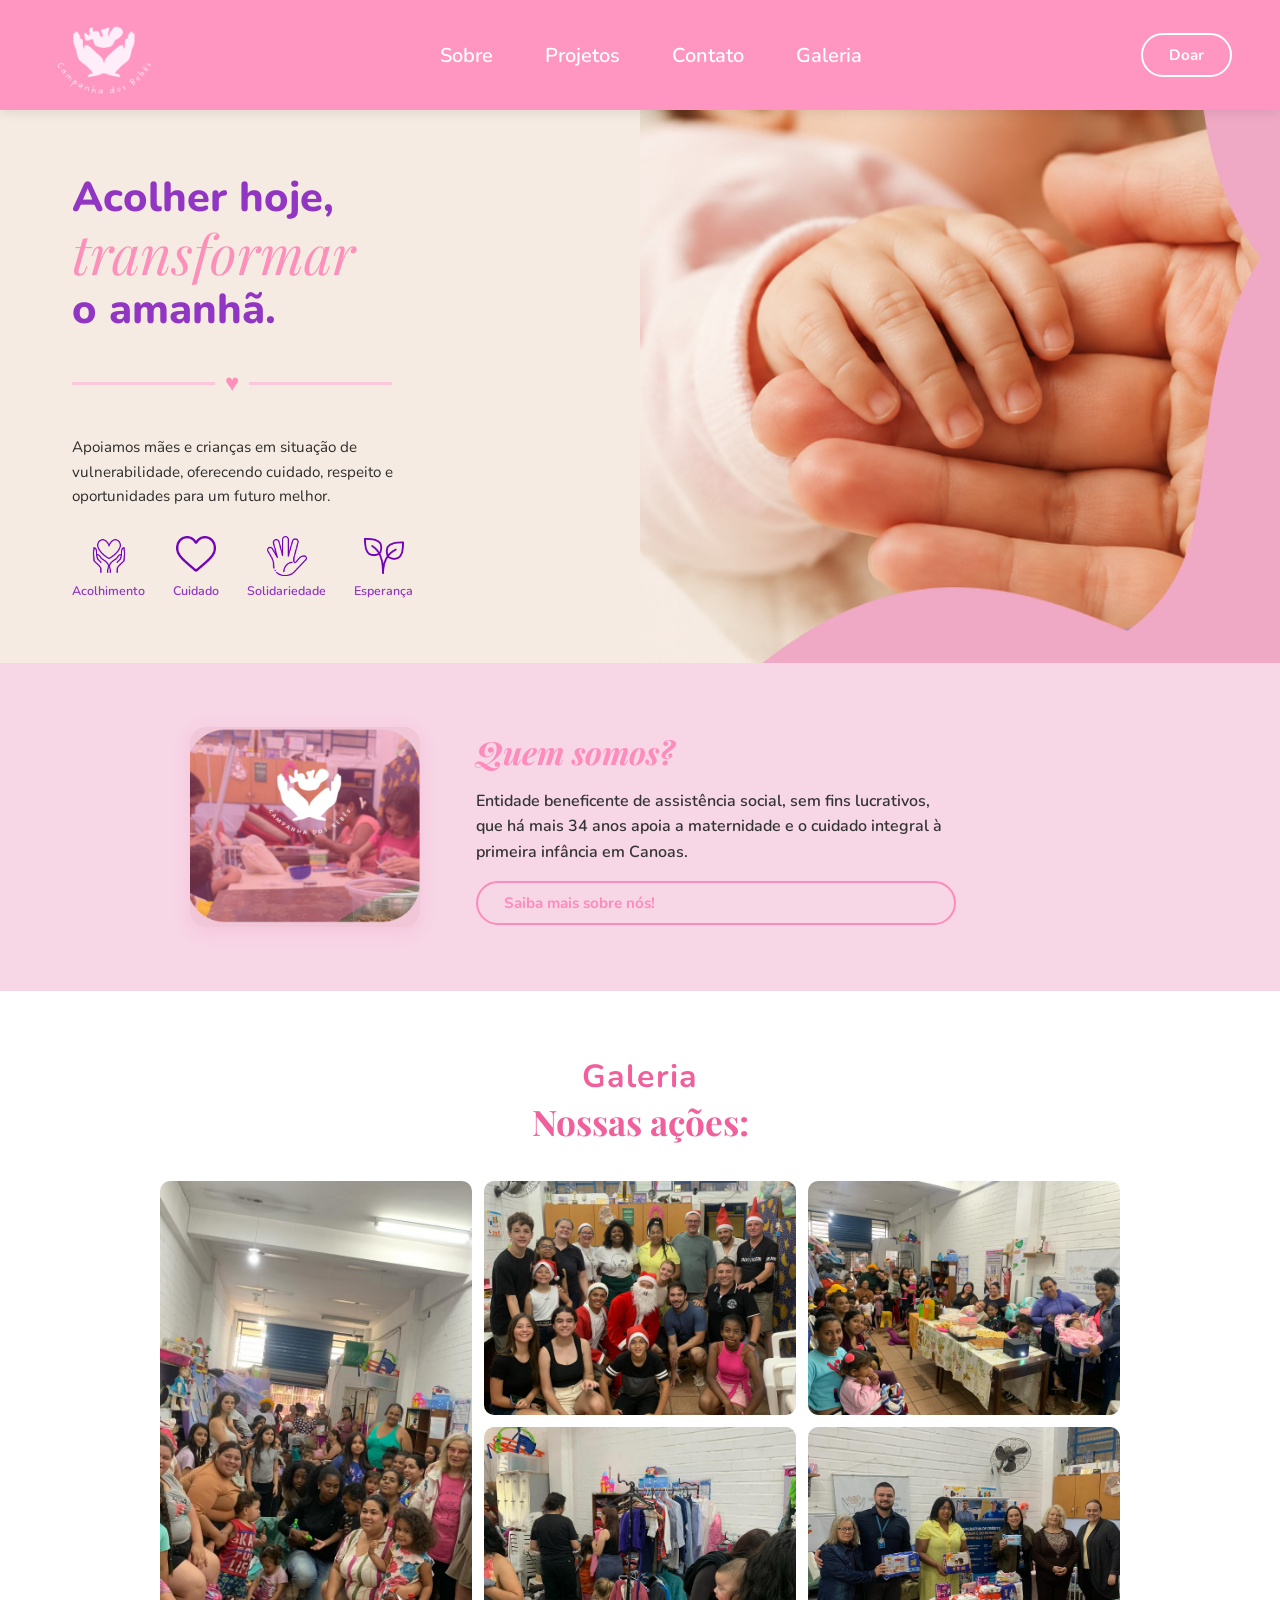
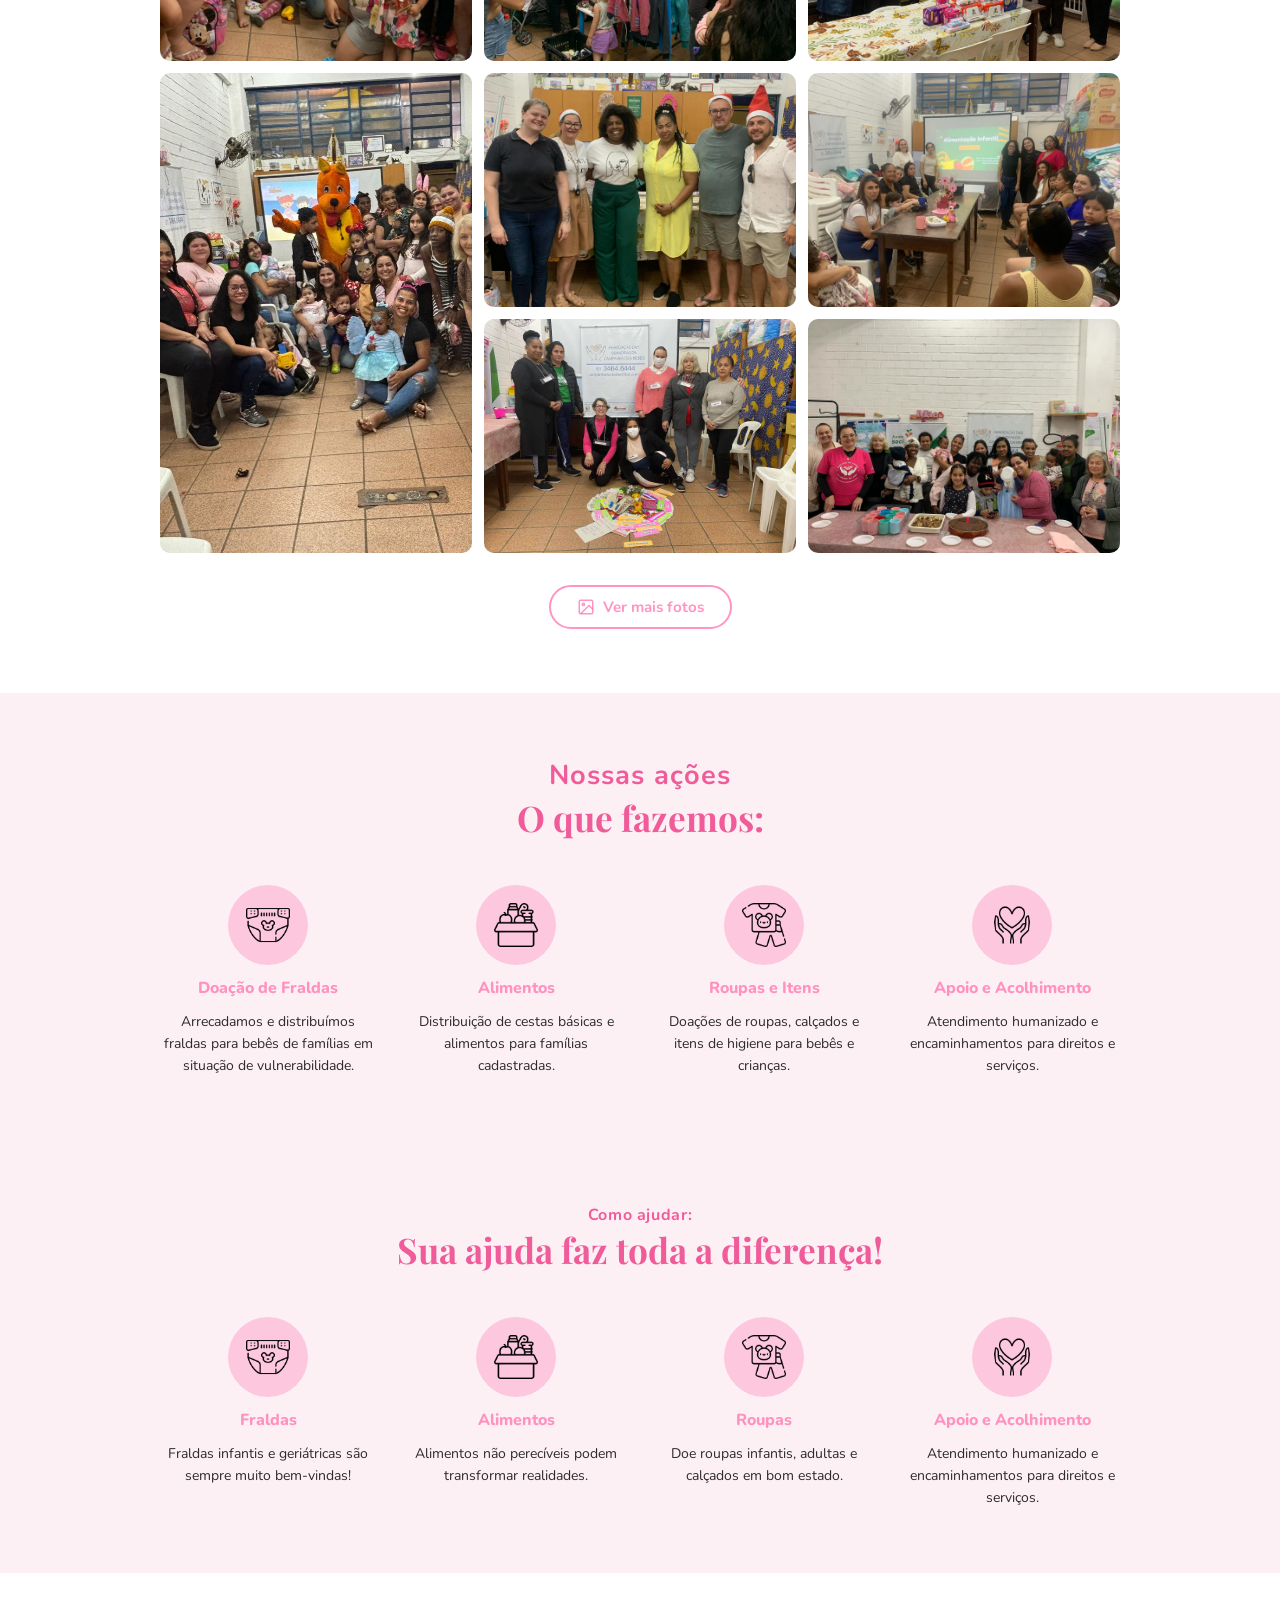
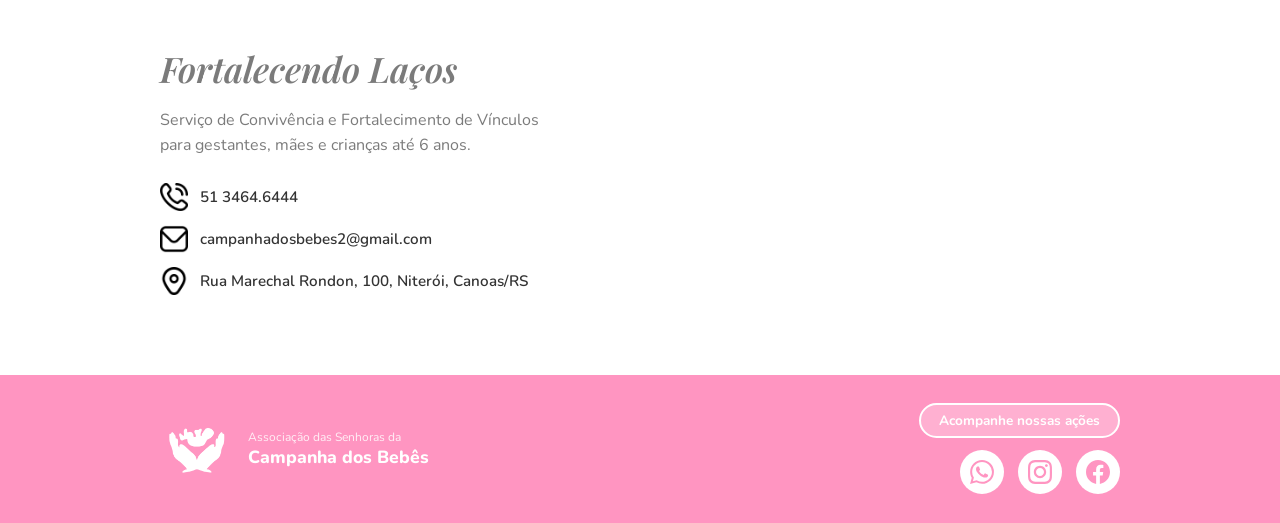
<file: index.html>
<!DOCTYPE html>
<html lang="pt-BR">
<head>
  <meta charset="UTF-8" />
  <meta name="viewport" content="width=device-width, initial-scale=1.0" />
  <title>Campanha dos Bebês</title>
  <link rel="stylesheet" href="style.css" />
  <link href="https://fonts.googleapis.com/css2?family=Moontime&family=Nunito:ital,wght@0,400;0,600;0,700;0,800;1,700&family=Playfair+Display:ital,wght@0,700;1,600&display=swap" rel="stylesheet" />
</head>
<body>

  <!-- ===== NAVBAR ===== -->
  <header class="navbar">
    <div class="navbar__logo">
      <a href="index.html">
        <img src="images/logo.png" alt="Logo Campanha dos Bebês" class="navbar__logo-img" />
      </a>
      </div>
    <nav class="navbar__links">
      <a href="sobre.html">Sobre</a>
      <a href="projetos.html">Projetos</a>
      <a href="contato.html">Contato</a>
      <a href="galeria.html">Galeria</a>
    </nav>
    <a href="doar.html" class="btn btn--outline-white">Doar</a>
    <button class="navbar__hamburger" aria-label="Abrir menu" id="hamburger">
      <span></span><span></span><span></span>
    </button>
  </header>

  <!-- ===== HERO ===== -->
  <section class="hero">
    <div class="hero__content">
      <h1 class="hero__title">
        Acolher hoje,<br />
        <em>transformar</em><br />
        o amanhã.
      </h1>
      <div class="hero__divider">
        <span class="hero__divider-heart">♥</span>
      </div>
      <p class="hero__desc">
        Apoiamos mães e crianças em situação de vulnerabilidade, oferecendo cuidado, respeito e oportunidades para um futuro melhor.
      </p>
      <div class="hero__values">
        <div class="hero__value">
          <img src="images/icone-acolhimento.png" alt="Acolhimento" />
          <span>Acolhimento</span>
        </div>
        <div class="hero__value">
          <img src="images/icone-cuidado.png" alt="Cuidado" />
          <span>Cuidado</span>
        </div>
        <div class="hero__value">
          <img src="images/icone-solidariedade.png" alt="Solidariedade" />
          <span>Solidariedade</span>
        </div>
        <div class="hero__value">
          <img src="images/icone-esperanca.png" alt="Esperança" />
          <span>Esperança</span>
        </div>
      </div>
    </div>
    <div class="hero__image">
      <!-- Substitua por sua imagem de mãos/bebê -->
      <img src="images/hero-foto.jpg" alt="Mãos acolhendo" />
    </div>
  </section>

  <!-- ===== QUEM SOMOS ===== -->
  <section class="quem-somos" id="sobre">
    <div class="quem-somos__inner">
      <div class="quem-somos__foto">
        <!-- Substitua pela foto da instituição -->
        <img src="images/quem-somos-foto.jpg" alt="Foto da instituição" />
      </div>
      <div class="quem-somos__texto">
        <h2>Quem somos?</h2>
        <p>
          Entidade beneficente de assistência social, sem fins lucrativos, que há mais 34 anos apoia a maternidade e o cuidado integral à primeira infância em Canoas.
        </p>
        <a href="sobre.html" class="btn btn--pink-outline">Saiba mais sobre nós!</a>
      </div>
    </div>
  </section>

  <!-- ===== GALERIA ===== -->
  <section class="galeria" id="galeria">
    <p class="galeria__label">Galeria</p>
    <h2 class="galeria__titulo">Nossas ações:</h2>

    <div class="galeria__grid">
      <!--
        Substitua cada <img> pela sua foto.
        As classes "galeria__item--tall" deixam a foto maior (linha da esquerda).
        Você pode adicionar ou remover itens conforme necessário.
      -->
      <div class="galeria__item galeria__item--tall">
        <img src="images/galeria-1.jpg" alt="Ação 1" />
      </div>
      <div class="galeria__item">
        <img src="images/galeria-2.jpg" alt="Ação 2" />
      </div>
      <div class="galeria__item">
        <img src="images/galeria-3.jpg" alt="Ação 3" />
      </div>
      <div class="galeria__item">
        <img src="images/galeria-4.jpg" alt="Ação 4" />
      </div>
      <div class="galeria__item">
        <img src="images/galeria-5.jpg" alt="Ação 5" />
      </div>
      <div class="galeria__item galeria__item--tall">
        <img src="images/galeria-6.jpg" alt="Ação 6" />
      </div>
      <div class="galeria__item">
        <img src="images/galeria-7.jpg" alt="Ação 7" />
      </div>
      <div class="galeria__item">
        <img src="images/galeria-8.jpg" alt="Ação 8" />
      </div>
      <div class="galeria__item">
        <img src="images/galeria-9.jpg" alt="Ação 9" />
      </div>
      <div class="galeria__item">
        <img src="images/galeria-10.jpg" alt="Ação 10" />
      </div>
    </div>

    <div class="galeria__btn-wrap">
      <a href="galeria.html" class="btn btn--pink-outline btn--icon">
        <svg viewBox="0 0 24 24" fill="none" stroke="currentColor" stroke-width="2" width="18" height="18"><rect x="3" y="3" width="18" height="18" rx="2"/><circle cx="8.5" cy="8.5" r="1.5"/><path d="M21 15l-5-5L5 21"/></svg>
        Ver mais fotos
      </a>
    </div>
  </section>

  <!-- ===== NOSSAS AÇÕES / O QUE FAZEMOS ===== -->
  <section class="acoes" id="projetos">
    <p class="acoes__label">Nossas ações</p>
    <h2 class="acoes__titulo">O que fazemos:</h2>

    <div class="acoes__grid">
      <div class="acoes__card">
        <div class="acoes__icone">
          <img src="images/icone-fralda.png" alt="Fraldas" />
        </div>
        <h3>Doação de Fraldas</h3>
        <p>Arrecadamos e distribuímos fraldas para bebês de famílias em situação de vulnerabilidade.</p>
      </div>
      <div class="acoes__card">
        <div class="acoes__icone">
          <img src="images/icone-alimento.png" alt="Alimentos" />
        </div>
        <h3>Alimentos</h3>
        <p>Distribuição de cestas básicas e alimentos para famílias cadastradas.</p>
      </div>
      <div class="acoes__card">
        <div class="acoes__icone">
          <img src="images/icone-roupa.png" alt="Roupas" />
        </div>
        <h3>Roupas e Itens</h3>
        <p>Doações de roupas, calçados e itens de higiene para bebês e crianças.</p>
      </div>
      <div class="acoes__card">
        <div class="acoes__icone">
          <img src="images/icone-apoio.png" alt="Apoio" />
        </div>
        <h3>Apoio e Acolhimento</h3>
        <p>Atendimento humanizado e encaminhamentos para direitos e serviços.</p>
      </div>
    </div>
  </section>

  <!-- ===== COMO AJUDAR ===== -->
  <section class="ajudar">
    <p class="ajudar__label">Como ajudar:</p>
    <h2 class="ajudar__titulo">Sua ajuda faz toda a diferença!</h2>

    <div class="ajudar__grid">
      <div class="ajudar__card">
        <div class="ajudar__icone">
          <img src="images/icone-fralda.png" alt="Fraldas" />
        </div>
        <h3>Fraldas</h3>
        <p>Fraldas infantis e geriátricas são sempre muito bem-vindas!</p>
      </div>
      <div class="ajudar__card">
        <div class="ajudar__icone">
          <img src="images/icone-alimento.png" alt="Alimentos" />
        </div>
        <h3>Alimentos</h3>
        <p>Alimentos não perecíveis podem transformar realidades.</p>
      </div>
      <div class="ajudar__card">
        <div class="ajudar__icone">
          <img src="images/icone-roupa.png" alt="Roupas" />
        </div>
        <h3>Roupas</h3>
        <p>Doe roupas infantis, adultas e calçados em bom estado.</p>
      </div>
      <div class="ajudar__card">
        <div class="ajudar__icone">
          <img src="images/icone-apoio.png" alt="Apoio" />
        </div>
        <h3>Apoio e Acolhimento</h3>
        <p>Atendimento humanizado e encaminhamentos para direitos e serviços.</p>
      </div>
    </div>
  </section>

  <!-- ===== CONTATO ===== -->
  <section class="contato" id="contato">
    <div class="contato__inner">
      <div class="contato__texto">
        <h2 class="contato__titulo-script">Fortalecendo Laços</h2>
        <p class="contato__subtitulo">
          Serviço de Convivência e Fortalecimento de Vínculos<br />
          para gestantes, mães e crianças até 6 anos.
        </p>
        <ul class="contato__lista">
          <li>
            <img src="images/icone-whatsapp-pink.png" alt="WhatsApp" />
            51 3464.6444
          </li>
          <li>
            <img src="images/icone-email-pink.png" alt="E-mail" />
            campanhadosbebes2@gmail.com
          </li>
          <li>
            <img src="images/icone-local-pink.png" alt="Endereço" />
            Rua Marechal Rondon, 100, Niterói, Canoas/RS
          </li>
        </ul>
      </div>
      <div class="contato__detalhe" aria-hidden="true"></div>
    </div>
  </section>

  <!-- ===== FOOTER ===== -->
  <footer class="footer">
    <div class="footer__inner">
      <div class="footer__logo">
        <img src="images/logobranca.png" alt="Logo" class="footer__logo-img" />
        <div>
          <p class="footer__logo-small">Associação das Senhoras da</p>
          <p class="footer__logo-name">Campanha dos Bebês</p>
        </div>
      </div>
      <div class="footer__social">
        <p class="footer__social-label">Acompanhe nossas ações</p>
        <div class="footer__social-icons">
          <!--
            LINKS AQUI:
            WhatsApp:  https://wa.me/5551XXXXXXXXX
            Instagram: https://instagram.com/PERFIL
            Facebook:  https://facebook.com/PAGINA
          -->
          <a href="https://wa.link/8k0bmc" target="_blank" rel="noopener" aria-label="WhatsApp" class="footer__social-btn">
            <svg viewBox="0 0 24 24" fill="currentColor" width="24" height="24"><path d="M17.472 14.382c-.297-.149-1.758-.867-2.03-.967-.273-.099-.471-.148-.67.15-.197.297-.767.966-.94 1.164-.173.199-.347.223-.644.075-.297-.15-1.255-.463-2.39-1.475-.883-.788-1.48-1.761-1.653-2.059-.173-.297-.018-.458.13-.606.134-.133.298-.347.446-.52.149-.174.198-.298.298-.497.099-.198.05-.371-.025-.52-.075-.149-.669-1.612-.916-2.207-.242-.579-.487-.5-.669-.51-.173-.008-.371-.01-.57-.01-.198 0-.52.074-.792.372-.272.297-1.04 1.016-1.04 2.479 0 1.462 1.065 2.875 1.213 3.074.149.198 2.096 3.2 5.077 4.487.709.306 1.262.489 1.694.625.712.227 1.36.195 1.871.118.571-.085 1.758-.719 2.006-1.413.248-.694.248-1.289.173-1.413-.074-.124-.272-.198-.57-.347m-5.421 7.403h-.004a9.87 9.87 0 01-5.031-1.378l-.361-.214-3.741.982.998-3.648-.235-.374a9.86 9.86 0 01-1.51-5.26c.001-5.45 4.436-9.884 9.888-9.884 2.64 0 5.122 1.03 6.988 2.898a9.825 9.825 0 012.893 6.994c-.003 5.45-4.437 9.884-9.885 9.884m8.413-18.297A11.815 11.815 0 0012.05 0C5.495 0 .16 5.335.157 11.892c0 2.096.547 4.142 1.588 5.945L.057 24l6.305-1.654a11.882 11.882 0 005.683 1.448h.005c6.554 0 11.89-5.335 11.893-11.893a11.821 11.821 0 00-3.48-8.413z"/></svg>
          </a>
          <a href="https://www.instagram.com/campanhadosbebes/" target="_blank" rel="noopener" aria-label="Instagram" class="footer__social-btn">
            <svg viewBox="0 0 24 24" fill="currentColor" width="24" height="24"><path d="M12 2.163c3.204 0 3.584.012 4.85.07 3.252.148 4.771 1.691 4.919 4.919.058 1.265.069 1.645.069 4.849 0 3.205-.012 3.584-.069 4.849-.149 3.225-1.664 4.771-4.919 4.919-1.266.058-1.644.07-4.85.07-3.204 0-3.584-.012-4.849-.07-3.26-.149-4.771-1.699-4.919-4.92-.058-1.265-.07-1.644-.07-4.849 0-3.204.013-3.583.07-4.849.149-3.227 1.664-4.771 4.919-4.919 1.266-.057 1.645-.069 4.849-.069zm0-2.163c-3.259 0-3.667.014-4.947.072-4.358.2-6.78 2.618-6.98 6.98-.059 1.281-.073 1.689-.073 4.948 0 3.259.014 3.668.072 4.948.2 4.358 2.618 6.78 6.98 6.98 1.281.058 1.689.072 4.948.072 3.259 0 3.668-.014 4.948-.072 4.354-.2 6.782-2.618 6.979-6.98.059-1.28.073-1.689.073-4.948 0-3.259-.014-3.667-.072-4.947-.196-4.354-2.617-6.78-6.979-6.98-1.281-.059-1.69-.073-4.949-.073zm0 5.838c-3.403 0-6.162 2.759-6.162 6.162s2.759 6.163 6.162 6.163 6.162-2.759 6.162-6.163c0-3.403-2.759-6.162-6.162-6.162zm0 10.162c-2.209 0-4-1.79-4-4 0-2.209 1.791-4 4-4s4 1.791 4 4c0 2.21-1.791 4-4 4zm6.406-11.845c-.796 0-1.441.645-1.441 1.44s.645 1.44 1.441 1.44c.795 0 1.439-.645 1.439-1.44s-.644-1.44-1.439-1.44z"/></svg>
          </a>
          <a href="https://www.facebook.com/campanhadosbebes/?locale=pt_BR" target="_blank" rel="noopener" aria-label="Facebook" class="footer__social-btn">
            <svg viewBox="0 0 24 24" fill="currentColor" width="24" height="24"><path d="M24 12.073c0-6.627-5.373-12-12-12s-12 5.373-12 12c0 5.99 4.388 10.954 10.125 11.854v-8.385H7.078v-3.47h3.047V9.43c0-3.007 1.792-4.669 4.533-4.669 1.312 0 2.686.235 2.686.235v2.953H15.83c-1.491 0-1.956.925-1.956 1.874v2.25h3.328l-.532 3.47h-2.796v8.385C19.612 23.027 24 18.062 24 12.073z"/></svg>
          </a>
        </div>
      </div>
    </div>
  </footer>

  <script src="script.js"></script>
</body>
</html>
</file>
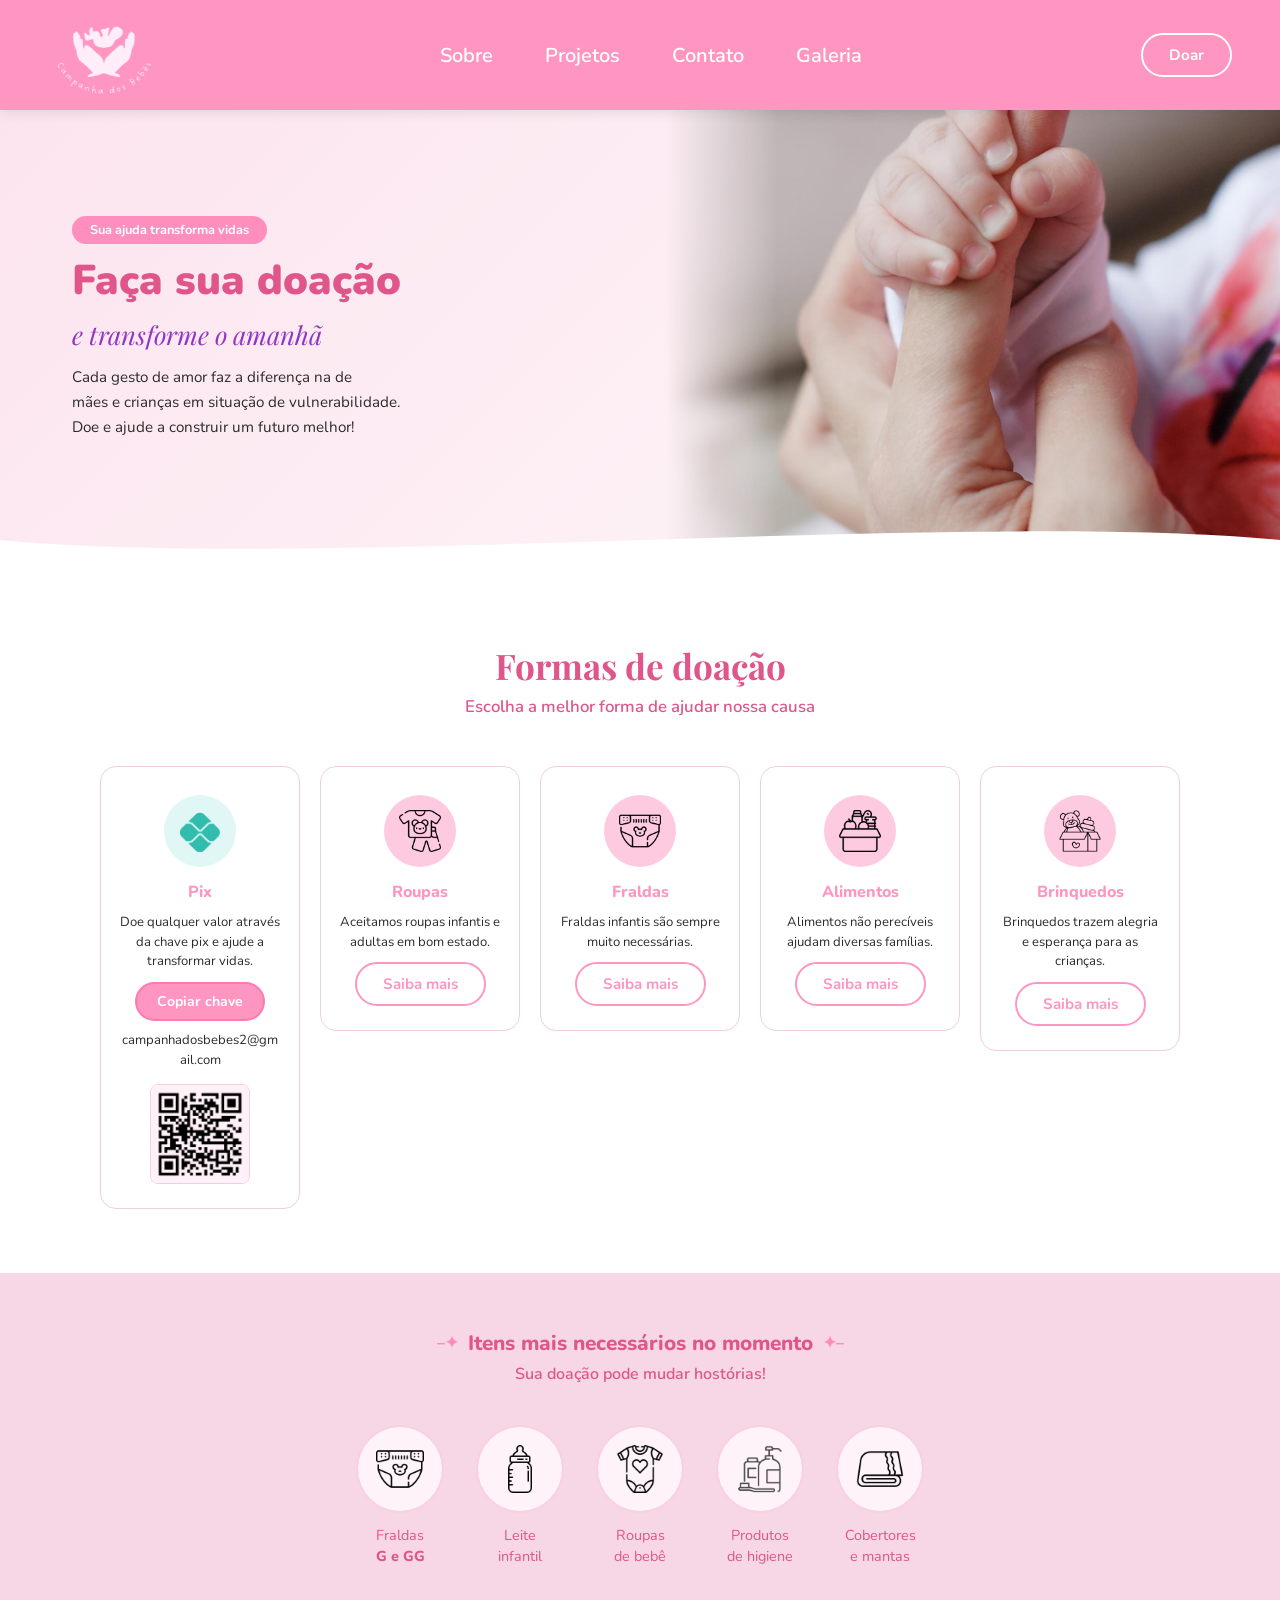
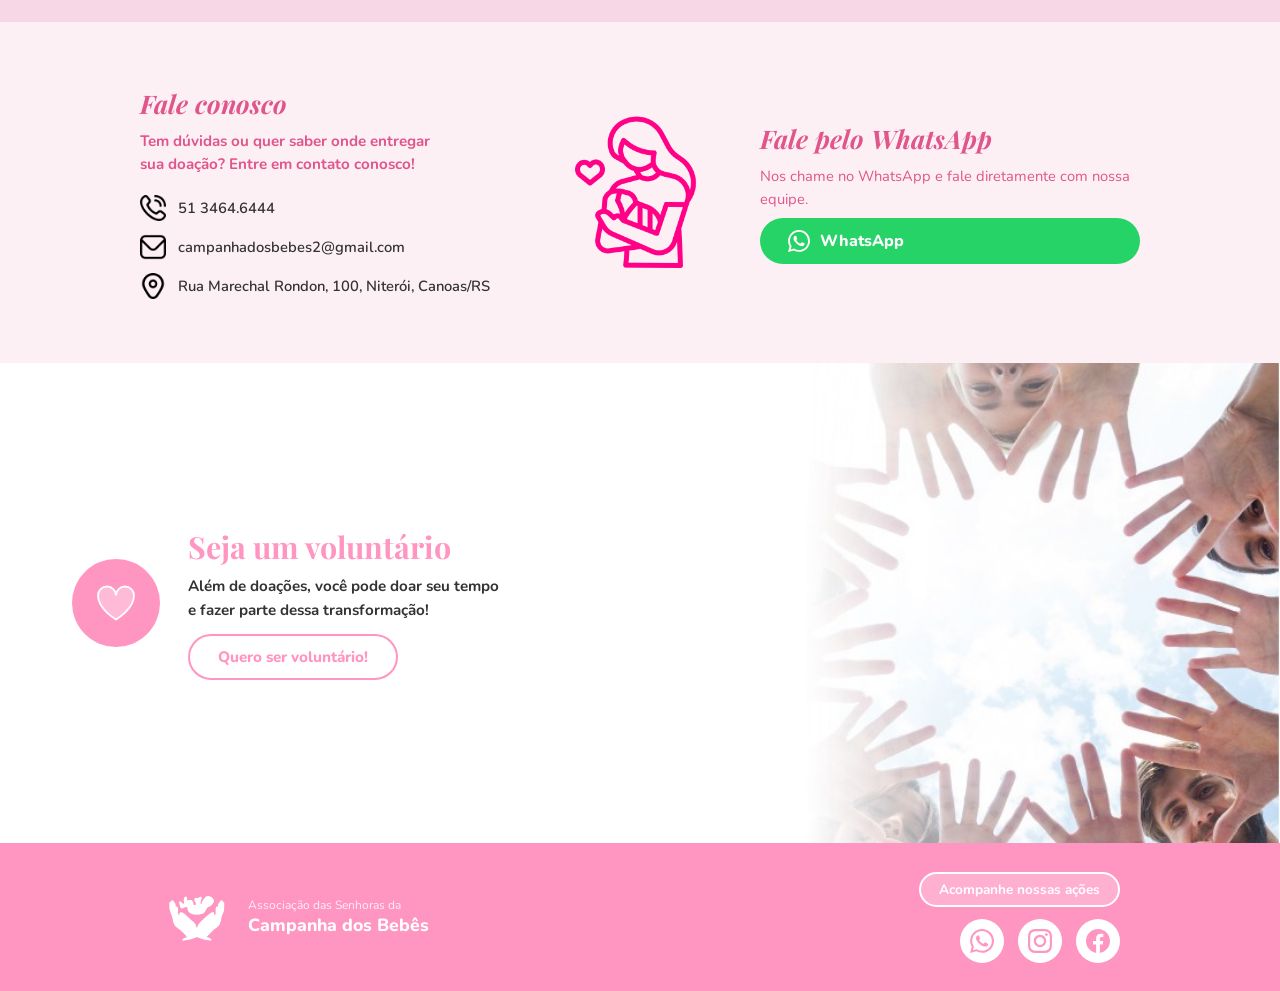
<file: doar.html>
<!DOCTYPE html>
<html lang="pt-BR">
<head>
  <meta charset="UTF-8" />
  <meta name="viewport" content="width=device-width, initial-scale=1.0" />
  <title>Doar – Campanha dos Bebês</title>
  <link rel="stylesheet" href="style.css" />
  <link rel="stylesheet" href="doar.css" />
  <link href="https://fonts.googleapis.com/css2?family=Nunito:ital,wght@0,400;0,600;0,700;0,800;1,700&family=Playfair+Display:ital,wght@0,700;1,600&display=swap" rel="stylesheet" />
</head>
<body>

  <!-- ===== NAVBAR ===== -->
  <header class="navbar">
   <div class="navbar__logo">
      <a href="index.html">
        <img src="images/logo.png" alt="Logo Campanha dos Bebês" class="navbar__logo-img" />
      </a>
      </div>
    <nav class="navbar__links">
      <a href="sobre.html">Sobre</a>
      <a href="projetos.html">Projetos</a>
      <a href="contato.html">Contato</a>
      <a href="galeria.html">Galeria</a>
    </nav>
    <a href="doar.html" class="btn btn--outline-white">Doar</a>
    <button class="navbar__hamburger" aria-label="Abrir menu" id="hamburger">
      <span></span><span></span><span></span>
    </button>
  </header>

  <!-- ===== HERO DOAÇÃO ===== -->
  <section class="doar-hero">
    <div class="doar-hero__content">
      <span class="doar-hero__badge">Sua ajuda transforma vidas</span>
      <h1 class="doar-hero__title">
        Faça sua doação
        <span class="doar-hero__hearts" aria-hidden="true"></span>
      </h1>
      <p class="doar-hero__sub">
        <em>e transforme o amanhã</em>
        <span class="doar-hero__hearts" aria-hidden="true"></span>
      </p>
      <p class="doar-hero__desc">
        Cada gesto de amor faz a diferença na de<br />
        mães e crianças em situação de vulnerabilidade.<br />
        Doe e ajude a construir um futuro melhor!
      </p>
    </div>
    <div class="doar-hero__image">
      <!-- Substitua pela sua foto (mãos / bebê) -->
      <img src="images/image-bebe.jpg" alt="Bebê sendo acolhido" />
    </div>
    <!-- Onda decorativa no rodapé do hero -->
    <div class="doar-hero__wave" aria-hidden="true">
      <svg viewBox="0 0 1440 60" xmlns="http://www.w3.org/2000/svg" preserveAspectRatio="none">
        <path d="M0,30 C360,60 1080,0 1440,30 L1440,60 L0,60 Z" fill="#ffffff"/>
      </svg>
    </div>
  </section>

  <!-- ===== FORMAS DE DOAÇÃO ===== -->
  <section class="formas">
    <h2 class="formas__titulo">Formas de doação</h2>
    <p class="formas__sub">Escolha a melhor forma de ajudar nossa causa</p>

    <div class="formas__grid">

      <!-- PIX -->
      <div class="formas__card formas__card--pix">
        <div class="formas__icone formas__icone--pix">
          <img src="images/icone-pix.png" alt="Pix" />
        </div>
        <h3>Pix</h3>
        <p>Doe qualquer valor através da chave pix e ajude a transformar vidas.</p>
        <button class="btn btn--pink-solid" id="btn-copiar-pix" onclick="copiarChavePix()">Copiar chave</button>
        <p class="formas__pix-email">campanhadosbebes2@gmail.com</p>
        <div class="formas__qrcode">
          <!-- Substitua pela imagem do QR Code do Pix -->
          <img src="images/qrcode-pix.png" alt="QR Code Pix" />
        </div>
      </div>

      <!-- ROUPAS -->
      <div class="formas__card">
        <div class="formas__icone">
          <img src="images/icone-roupa.png" alt="Roupas" />
        </div>
        <h3>Roupas</h3>
        <p>Aceitamos roupas infantis e adultas em bom estado.</p>
        <a href="#fale-conosco" class="btn btn--pink-outline">Saiba mais</a>
      </div>

      <!-- FRALDAS -->
      <div class="formas__card">
        <div class="formas__icone">
          <img src="images/icone-fralda.png" alt="Fraldas" />
        </div>
        <h3>Fraldas</h3>
        <p>Fraldas infantis são sempre muito necessárias.</p>
        <a href="#fale-conosco" class="btn btn--pink-outline">Saiba mais</a>
      </div>

      <!-- ALIMENTOS -->
      <div class="formas__card">
        <div class="formas__icone">
          <img src="images/icone-alimento.png" alt="Alimentos" />
        </div>
        <h3>Alimentos</h3>
        <p>Alimentos não perecíveis ajudam diversas famílias.</p>
        <a href="#fale-conosco" class="btn btn--pink-outline">Saiba mais</a>
      </div>

      <!-- BRINQUEDOS -->
      <div class="formas__card">
        <div class="formas__icone">
          <img src="images/icone-brinquedo.png" alt="Brinquedos" />
        </div>
        <h3>Brinquedos</h3>
        <p>Brinquedos trazem alegria e esperança para as crianças.</p>
        <a href="#fale-conosco" class="btn btn--pink-outline">Saiba mais</a>
      </div>

    </div>
  </section>

  <!-- ===== ITENS MAIS NECESSÁRIOS ===== -->
  <section class="necessarios">
    <div class="necessarios__inner">
      <p class="necessarios__titulo">
        <span class="necessarios__detalhe" aria-hidden="true">–✦</span>
        Itens mais necessários no momento
        <span class="necessarios__detalhe" aria-hidden="true">✦–</span>
      </p>
      <p class="necessarios__sub">Sua doação pode mudar hostórias!</p>

      <div class="necessarios__grid">
        <div class="necessarios__item">
          <div class="necessarios__icone">
            <img src="images/icone-fralda.png" alt="Fraldas" />
          </div>
          <p>Fraldas<br /><strong>G e GG</strong></p>
        </div>
        <div class="necessarios__item">
          <div class="necessarios__icone">
            <img src="images/icone-leite.png" alt="Leite infantil" />
          </div>
          <p>Leite<br />infantil</p>
        </div>
        <div class="necessarios__item">
          <div class="necessarios__icone">
            <img src="images/icone-roupa-bebe.png" alt="Roupas de bebê" />
          </div>
          <p>Roupas<br />de bebê</p>
        </div>
        <div class="necessarios__item">
          <div class="necessarios__icone">
            <img src="images/icone-higiene.png" alt="Produtos de higiene" />
          </div>
          <p>Produtos<br />de higiene</p>
        </div>
        <div class="necessarios__item">
          <div class="necessarios__icone">
            <img src="images/icone-cobertor.png" alt="Cobertores" />
          </div>
          <p>Cobertores<br />e mantas</p>
        </div>
      </div>
    </div>
  </section>

  <!-- ===== FALE CONOSCO ===== -->
  <section class="fale-conosco" id="fale-conosco">
    <div class="fale-conosco__inner">

      <div class="fale-conosco__contato">
        <h2>Fale conosco</h2>
        <p class="fale-conosco__destaque">
          Tem dúvidas ou quer saber onde entregar<br />
          sua doação? Entre em contato conosco!
        </p>
        <ul class="fale-conosco__lista">
          <li>
            <img src="images/icone-whatsapp-pink.png" alt="" />
            51 3464.6444
          </li>
          <li>
            <img src="images/icone-email-pink.png" alt="" />
            campanhadosbebes2@gmail.com
          </li>
          <li>
            <img src="images/icone-local-pink.png" alt="" />
            Rua Marechal Rondon, 100, Niterói, Canoas/RS
          </li>
        </ul>
      </div>

      <div class="fale-conosco__ilustracao" aria-hidden="true">
        <!-- Ilustração da mãe com bebê (linha rosa) -->
        <img src="images/ilustracao-mae-bebe.png" alt="" />
      </div>

      <div class="fale-conosco__whatsapp">
        <h2>Fale pelo WhatsApp</h2>
        <p>Nos chame no WhatsApp e fale diretamente com nossa equipe.</p>
        <!--
          LINK AQUI: substitua o href pelo link do WhatsApp da instituição
          Exemplo: https://wa.me/5551XXXXXXXXX
        -->
        <a
          href="https://wa.link/8k0bmc"
          target="_blank"
          rel="noopener"
          class="btn btn--whatsapp"
        >
          <svg viewBox="0 0 24 24" fill="currentColor" width="22" height="22"><path d="M17.472 14.382c-.297-.149-1.758-.867-2.03-.967-.273-.099-.471-.148-.67.15-.197.297-.767.966-.94 1.164-.173.199-.347.223-.644.075-.297-.15-1.255-.463-2.39-1.475-.883-.788-1.48-1.761-1.653-2.059-.173-.297-.018-.458.13-.606.134-.133.298-.347.446-.52.149-.174.198-.298.298-.497.099-.198.05-.371-.025-.52-.075-.149-.669-1.612-.916-2.207-.242-.579-.487-.5-.669-.51-.173-.008-.371-.01-.57-.01-.198 0-.52.074-.792.372-.272.297-1.04 1.016-1.04 2.479 0 1.462 1.065 2.875 1.213 3.074.149.198 2.096 3.2 5.077 4.487.709.306 1.262.489 1.694.625.712.227 1.36.195 1.871.118.571-.085 1.758-.719 2.006-1.413.248-.694.248-1.289.173-1.413-.074-.124-.272-.198-.57-.347m-5.421 7.403h-.004a9.87 9.87 0 01-5.031-1.378l-.361-.214-3.741.982.998-3.648-.235-.374a9.86 9.86 0 01-1.51-5.26c.001-5.45 4.436-9.884 9.888-9.884 2.64 0 5.122 1.03 6.988 2.898a9.825 9.825 0 012.893 6.994c-.003 5.45-4.437 9.884-9.885 9.884m8.413-18.297A11.815 11.815 0 0012.05 0C5.495 0 .16 5.335.157 11.892c0 2.096.547 4.142 1.588 5.945L.057 24l6.305-1.654a11.882 11.882 0 005.683 1.448h.005c6.554 0 11.89-5.335 11.893-11.893a11.821 11.821 0 00-3.48-8.413z"/></svg>
          WhatsApp
        </a>
      </div>

    </div>
  </section>

  <!-- ===== SEJA VOLUNTÁRIO ===== -->
  <section class="voluntario">
    <div class="voluntario__inner">
      <div class="voluntario__conteudo">
        <div class="voluntario__icone" aria-hidden="true">
          <svg viewBox="0 0 64 64" fill="none" xmlns="http://www.w3.org/2000/svg" width="48" height="48">
            <path d="M32 54S8 40 8 22a12 12 0 0124 0 12 12 0 0124 0C56 40 32 54 32 54Z" fill="rgba(255,255,255,0.35)" stroke="white" stroke-width="2.5"/>
          </svg>
        </div>
        <div>
          <h2 class="voluntario__titulo">Seja um voluntário</h2>
          <p class="voluntario__desc">
            Além de doações, você pode doar seu tempo<br />
            e fazer parte dessa transformação!
          </p>
          <!--
            LINK AQUI: substitua o href pelo link/formulário de voluntariado
            Exemplo: https://forms.gle/XXXXXXXXX
          -->
          <a href="https://wa.link/8k0bmc" class="btn btn--pink-outline-bold" target="_blank" rel="noopener">
            Quero ser voluntário!
          </a>
        </div>
      </div>
      <div class="voluntario__foto">
        <!-- Substitua pela foto de mãos unidas / voluntários -->
        <img src="images/voluntarios-foto.jpg" alt="Voluntários com mãos unidas" />
      </div>
    </div>
  </section>

  <!-- ===== FOOTER ===== -->
  <footer class="footer">
    <div class="footer__inner">
      <div class="footer__logo">
        <img src="images/logobranca.png" alt="Logo" class="footer__logo-img" />
        <div>
          <p class="footer__logo-small">Associação das Senhoras da</p>
          <p class="footer__logo-name">Campanha dos Bebês</p>
        </div>
      </div>
      <div class="footer__social">
        <p class="footer__social-label">Acompanhe nossas ações</p>
        <div class="footer__social-icons">
          <!--
            LINKS AQUI: substitua cada href pelo link correto da rede social
            WhatsApp:  https://wa.me/5551XXXXXXXXX
            Instagram: https://instagram.com/PERFIL
            Facebook:  https://facebook.com/PAGINA
          -->
          <a href="https://wa.link/8k0bmc" target="_blank" rel="noopener" aria-label="WhatsApp" class="footer__social-btn">
            <svg viewBox="0 0 24 24" fill="currentColor" width="24" height="24"><path d="M17.472 14.382c-.297-.149-1.758-.867-2.03-.967-.273-.099-.471-.148-.67.15-.197.297-.767.966-.94 1.164-.173.199-.347.223-.644.075-.297-.15-1.255-.463-2.39-1.475-.883-.788-1.48-1.761-1.653-2.059-.173-.297-.018-.458.13-.606.134-.133.298-.347.446-.52.149-.174.198-.298.298-.497.099-.198.05-.371-.025-.52-.075-.149-.669-1.612-.916-2.207-.242-.579-.487-.5-.669-.51-.173-.008-.371-.01-.57-.01-.198 0-.52.074-.792.372-.272.297-1.04 1.016-1.04 2.479 0 1.462 1.065 2.875 1.213 3.074.149.198 2.096 3.2 5.077 4.487.709.306 1.262.489 1.694.625.712.227 1.36.195 1.871.118.571-.085 1.758-.719 2.006-1.413.248-.694.248-1.289.173-1.413-.074-.124-.272-.198-.57-.347m-5.421 7.403h-.004a9.87 9.87 0 01-5.031-1.378l-.361-.214-3.741.982.998-3.648-.235-.374a9.86 9.86 0 01-1.51-5.26c.001-5.45 4.436-9.884 9.888-9.884 2.64 0 5.122 1.03 6.988 2.898a9.825 9.825 0 012.893 6.994c-.003 5.45-4.437 9.884-9.885 9.884m8.413-18.297A11.815 11.815 0 0012.05 0C5.495 0 .16 5.335.157 11.892c0 2.096.547 4.142 1.588 5.945L.057 24l6.305-1.654a11.882 11.882 0 005.683 1.448h.005c6.554 0 11.89-5.335 11.893-11.893a11.821 11.821 0 00-3.48-8.413z"/></svg>
          </a>
          <a href="https://www.instagram.com/campanhadosbebes/" target="_blank" rel="noopener" aria-label="Instagram" class="footer__social-btn">
            <svg viewBox="0 0 24 24" fill="currentColor" width="24" height="24"><path d="M12 2.163c3.204 0 3.584.012 4.85.07 3.252.148 4.771 1.691 4.919 4.919.058 1.265.069 1.645.069 4.849 0 3.205-.012 3.584-.069 4.849-.149 3.225-1.664 4.771-4.919 4.919-1.266.058-1.644.07-4.85.07-3.204 0-3.584-.012-4.849-.07-3.26-.149-4.771-1.699-4.919-4.92-.058-1.265-.07-1.644-.07-4.849 0-3.204.013-3.583.07-4.849.149-3.227 1.664-4.771 4.919-4.919 1.266-.057 1.645-.069 4.849-.069zm0-2.163c-3.259 0-3.667.014-4.947.072-4.358.2-6.78 2.618-6.98 6.98-.059 1.281-.073 1.689-.073 4.948 0 3.259.014 3.668.072 4.948.2 4.358 2.618 6.78 6.98 6.98 1.281.058 1.689.072 4.948.072 3.259 0 3.668-.014 4.948-.072 4.354-.2 6.782-2.618 6.979-6.98.059-1.28.073-1.689.073-4.948 0-3.259-.014-3.667-.072-4.947-.196-4.354-2.617-6.78-6.979-6.98-1.281-.059-1.69-.073-4.949-.073zm0 5.838c-3.403 0-6.162 2.759-6.162 6.162s2.759 6.163 6.162 6.163 6.162-2.759 6.162-6.163c0-3.403-2.759-6.162-6.162-6.162zm0 10.162c-2.209 0-4-1.79-4-4 0-2.209 1.791-4 4-4s4 1.791 4 4c0 2.21-1.791 4-4 4zm6.406-11.845c-.796 0-1.441.645-1.441 1.44s.645 1.44 1.441 1.44c.795 0 1.439-.645 1.439-1.44s-.644-1.44-1.439-1.44z"/></svg>
          </a>
          <a href="https://www.facebook.com/campanhadosbebes/?locale=pt_BR" target="_blank" rel="noopener" aria-label="Facebook" class="footer__social-btn">
            <svg viewBox="0 0 24 24" fill="currentColor" width="24" height="24"><path d="M24 12.073c0-6.627-5.373-12-12-12s-12 5.373-12 12c0 5.99 4.388 10.954 10.125 11.854v-8.385H7.078v-3.47h3.047V9.43c0-3.007 1.792-4.669 4.533-4.669 1.312 0 2.686.235 2.686.235v2.953H15.83c-1.491 0-1.956.925-1.956 1.874v2.25h3.328l-.532 3.47h-2.796v8.385C19.612 23.027 24 18.062 24 12.073z"/></svg>
          </a>
        </div>
      </div>
    </div>
  </footer>

  <script src="script.js"></script>
  <script src="doar.js"></script>
</body>
</html>
</file>
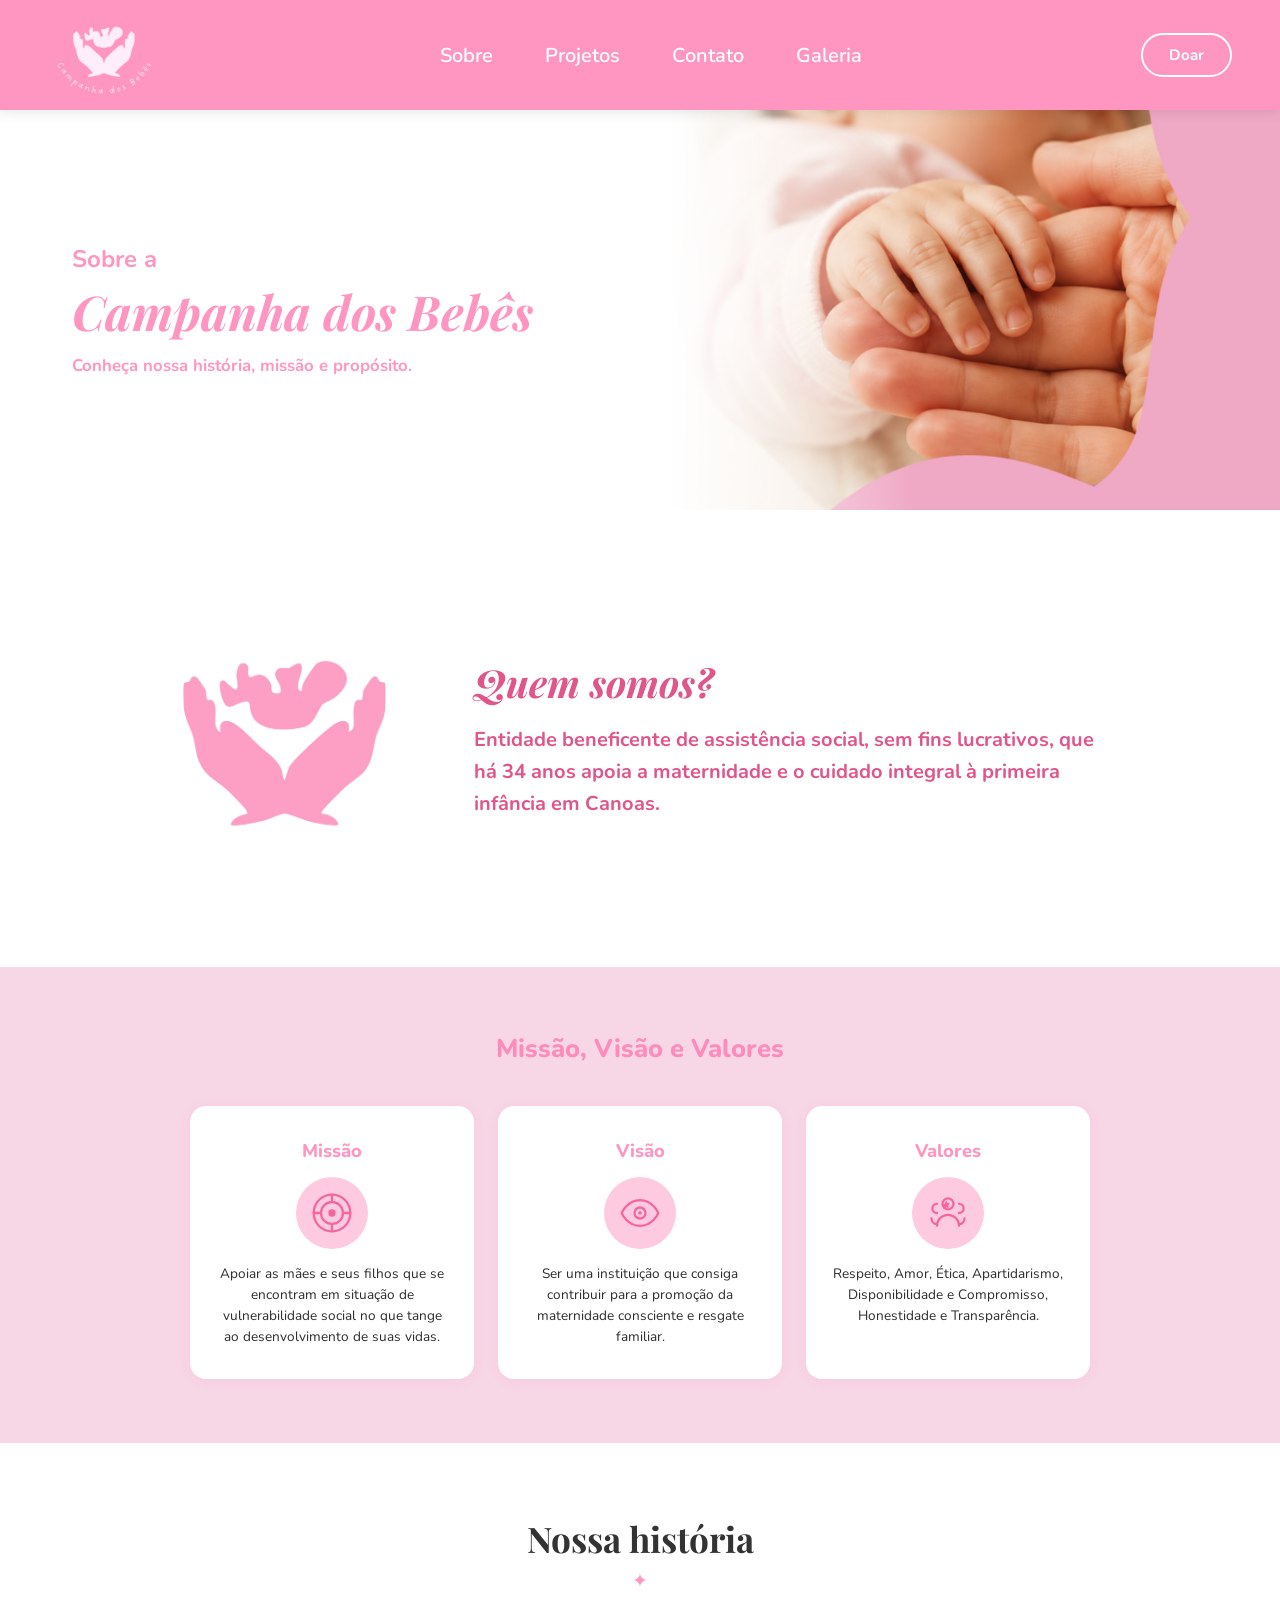
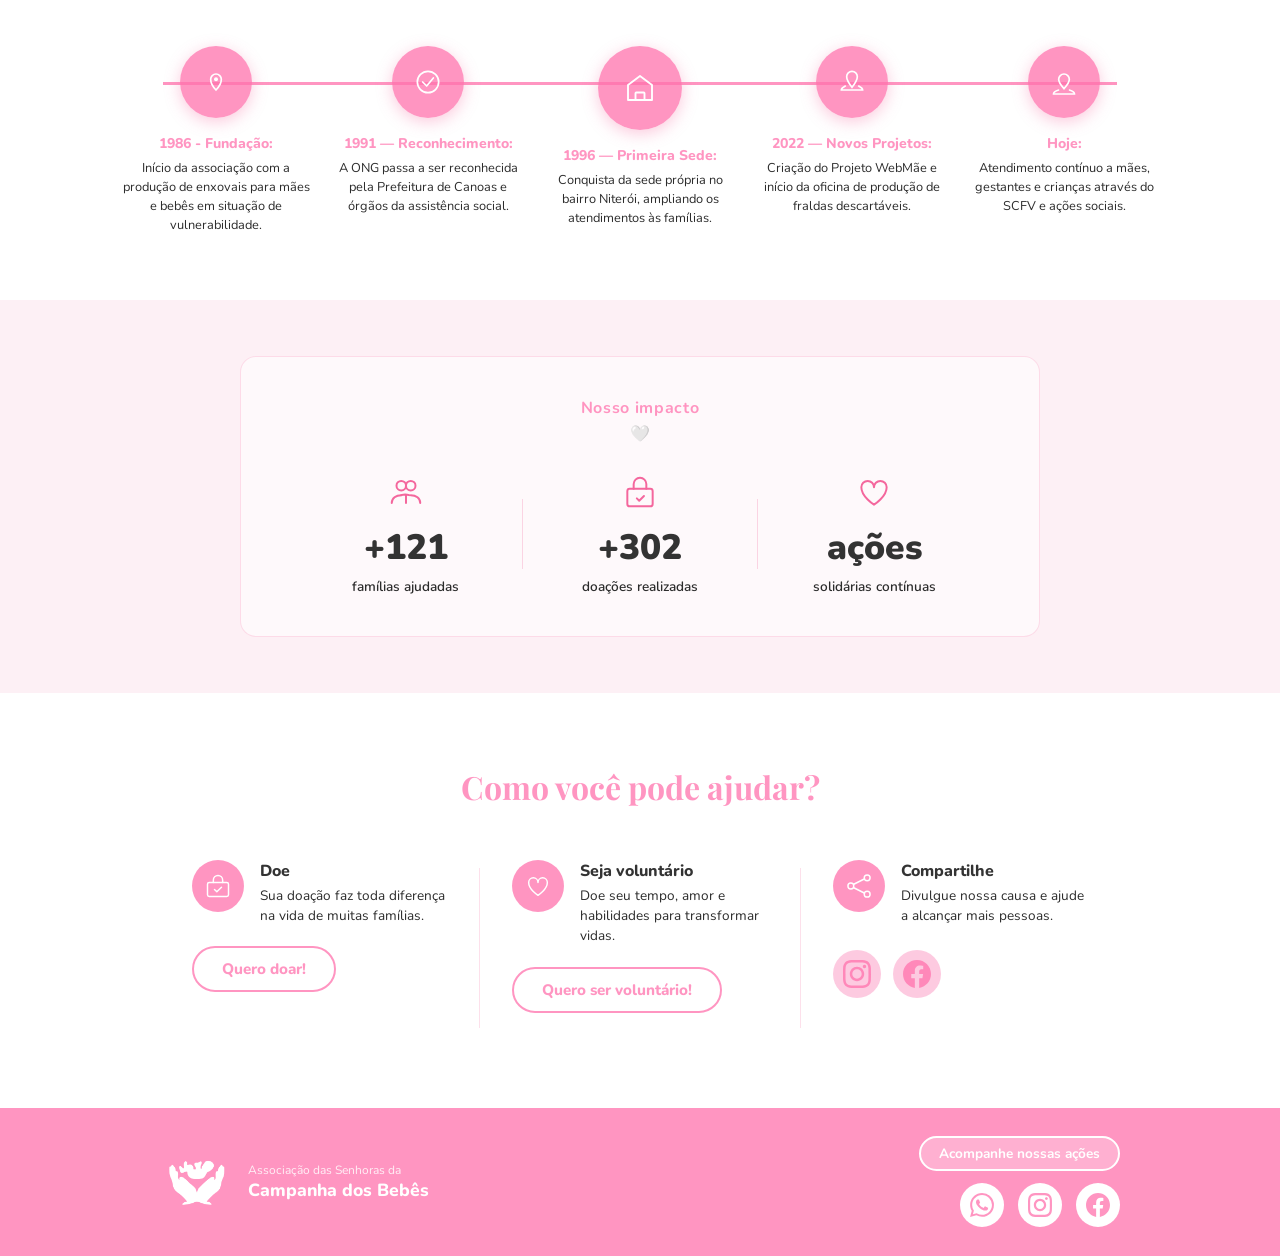
<file: sobre.html>
<!DOCTYPE html>
<html lang="pt-BR">
<head>
  <meta charset="UTF-8" />
  <meta name="viewport" content="width=device-width, initial-scale=1.0" />
  <title>Sobre – Campanha dos Bebês</title>
  <link rel="stylesheet" href="style.css" />
  <link rel="stylesheet" href="sobre.css" />
  <link href="https://fonts.googleapis.com/css2?family=Nunito:ital,wght@0,400;0,600;0,700;0,800;1,700&family=Playfair+Display:ital,wght@0,700;1,600&display=swap" rel="stylesheet" />
</head>
<body>

  <!-- ===== NAVBAR ===== -->
  <header class="navbar">
   <div class="navbar__logo">
      <a href="index.html">
        <img src="images/logo.png" alt="Logo Campanha dos Bebês" class="navbar__logo-img" />
      </a>
      </div>
    <nav class="navbar__links">
      <a href="sobre.html">Sobre</a>
      <a href="projetos.html">Projetos</a>
      <a href="contato.html">Contato</a>
      <a href="galeria.html">Galeria</a>
    </nav>
    <a href="doar.html" class="btn btn--outline-white">Doar</a>
    <button class="navbar__hamburger" aria-label="Abrir menu" id="hamburger">
      <span></span><span></span><span></span>
    </button>
  </header>

  <!-- ===== HERO SOBRE ===== -->
  <section class="sobre-hero">
    <div class="sobre-hero__content">
      <p class="sobre-hero__pre">Sobre a</p>
      <h1 class="sobre-hero__title">Campanha dos Bebês</h1>
      <p class="sobre-hero__sub">Conheça nossa história, missão e propósito.</p>
    </div>
    <div class="sobre-hero__image">
      <!-- Substitua pela sua foto (mãos/bebê) -->
      <img src="images/hero-foto.jpg" alt="Bebê sendo acolhido" />
    </div>
  </section>

  <!-- ===== QUEM SOMOS ===== -->
  <section class="quem-somos-sobre">
    <div class="quem-somos-sobre__inner">
      <div class="quem-somos-sobre__icone" aria-hidden="true">
        <!-- Substitua pela ilustração rosa das mãos com coração -->
        <img src="images/ilustracao-maos-coracao.png" alt="" />
      </div>
      <div class="quem-somos-sobre__texto">
        <h2>Quem somos?</h2>
        <p>
          Entidade beneficente de assistência social, sem fins lucrativos, que há 34 anos apoia a maternidade e o cuidado integral à primeira infância em Canoas.
        </p>
      </div>
    </div>
  </section>

  <!-- ===== MISSÃO, VISÃO E VALORES ===== -->
  <section class="mvv">
    <h2 class="mvv__titulo">Missão, Visão e Valores</h2>
    <div class="mvv__grid">

      <div class="mvv__card">
        <h3 class="mvv__card-titulo">Missão</h3>
        <div class="mvv__icone">
          <!-- Ícone de alvo/missão -->
          <svg viewBox="0 0 48 48" fill="none" xmlns="http://www.w3.org/2000/svg" width="44" height="44">
            <circle cx="24" cy="24" r="20" stroke="#F4679D" stroke-width="2.5"/>
            <circle cx="24" cy="24" r="12" stroke="#F4679D" stroke-width="2.5"/>
            <circle cx="24" cy="24" r="4" fill="#F4679D"/>
            <path d="M24 4V10M24 38V44M4 24H10M38 24H44" stroke="#F4679D" stroke-width="2.5" stroke-linecap="round"/>
          </svg>
        </div>
        <p>Apoiar as mães e seus filhos que se encontram em situação de vulnerabilidade social no que tange ao desenvolvimento de suas vidas.</p>
      </div>

      <div class="mvv__card">
        <h3 class="mvv__card-titulo">Visão</h3>
        <div class="mvv__icone">
          <!-- Ícone de olho/visão -->
          <svg viewBox="0 0 48 48" fill="none" xmlns="http://www.w3.org/2000/svg" width="44" height="44">
            <path d="M4 24C4 24 10 10 24 10C38 10 44 24 44 24C44 24 38 38 24 38C10 38 4 24 4 24Z" stroke="#F4679D" stroke-width="2.5" stroke-linejoin="round"/>
            <circle cx="24" cy="24" r="6" stroke="#F4679D" stroke-width="2.5"/>
            <circle cx="24" cy="24" r="2" fill="#F4679D"/>
          </svg>
        </div>
        <p>Ser uma instituição que consiga contribuir para a promoção da maternidade consciente e resgate familiar.</p>
      </div>

      <div class="mvv__card">
        <h3 class="mvv__card-titulo">Valores</h3>
        <div class="mvv__icone">
          <!-- Ícone de pessoas/valores -->
          <svg viewBox="0 0 48 48" fill="none" xmlns="http://www.w3.org/2000/svg" width="44" height="44">
            <circle cx="24" cy="14" r="6" stroke="#F4679D" stroke-width="2.5"/>
            <path d="M12 38c0-6.627 5.373-12 12-12s12 5.373 12 12" stroke="#F4679D" stroke-width="2.5" stroke-linecap="round"/>
            <path d="M36 24a5 5 0 100-10M36 36c3 0 6-2 6-6" stroke="#F4679D" stroke-width="2.5" stroke-linecap="round"/>
            <path d="M12 24a5 5 0 110-10M12 36c-3 0-6-2-6-6" stroke="#F4679D" stroke-width="2.5" stroke-linecap="round"/>
            <path d="M22 10l1.5 3 3 .5-2.2 2.1.5 3L22 18l-2.8 1.6.5-3L17.5 14.5l3-.5L22 10Z" fill="#F4679D"/>
          </svg>
        </div>
        <p>Respeito, Amor, Ética, Apartidarismo, Disponibilidade e Compromisso, Honestidade e Transparência.</p>
      </div>

    </div>
  </section>

  <!-- ===== NOSSA HISTÓRIA (TIMELINE) ===== -->
  <section class="historia">
    <h2 class="historia__titulo">Nossa história</h2>
    <div class="historia__linha-detalhe" aria-hidden="true">✦</div>

    <div class="historia__timeline">

      <div class="historia__item">
        <div class="historia__icone">
          <svg viewBox="0 0 48 48" fill="none" xmlns="http://www.w3.org/2000/svg" width="32" height="32">
            <path d="M32 20c0 8-8 16-8 16s-8-8-8-16a8 8 0 1116 0Z" stroke="white" stroke-width="2.5"/>
            <circle cx="24" cy="20" r="3" fill="white"/>
          </svg>
        </div>
        <div class="historia__texto">
          <strong>1986 - Fundação:</strong>
          <p>Início da associação com a produção de enxovais para mães e bebês em situação de vulnerabilidade.</p>
        </div>
      </div>

      <div class="historia__item">
        <div class="historia__icone">
          <svg viewBox="0 0 48 48" fill="none" xmlns="http://www.w3.org/2000/svg" width="32" height="32">
            <path d="M16 24l6 6 10-12" stroke="white" stroke-width="2.5" stroke-linecap="round" stroke-linejoin="round"/>
            <circle cx="24" cy="24" r="16" stroke="white" stroke-width="2.5"/>
          </svg>
        </div>
        <div class="historia__texto">
          <strong>1991 — Reconhecimento:</strong>
          <p>A ONG passa a ser reconhecida pela Prefeitura de Canoas e órgãos da assistência social.</p>
        </div>
      </div>

      <div class="historia__item historia__item--destaque">
        <div class="historia__icone historia__icone--grande">
          <svg viewBox="0 0 48 48" fill="none" xmlns="http://www.w3.org/2000/svg" width="36" height="36">
            <path d="M8 20L24 8l16 12v20H8V20Z" stroke="white" stroke-width="2.5" stroke-linejoin="round"/>
            <rect x="18" y="30" width="12" height="10" rx="1" stroke="white" stroke-width="2.5"/>
          </svg>
        </div>
        <div class="historia__texto">
          <strong>1996 — Primeira Sede:</strong>
          <p>Conquista da sede própria no bairro Niterói, ampliando os atendimentos às famílias.</p>
        </div>
      </div>

      <div class="historia__item">
        <div class="historia__icone">
          <svg viewBox="0 0 48 48" fill="none" xmlns="http://www.w3.org/2000/svg" width="32" height="32">
            <path d="M24 8c4.4 0 8 3.6 8 8 0 5.5-8 16-8 16S16 21.5 16 16c0-4.4 3.6-8 8-8Z" stroke="white" stroke-width="2.5"/>
            <path d="M14 30c-4 2-6 4-6 6h32c0-2-2-4-6-6" stroke="white" stroke-width="2.5" stroke-linecap="round"/>
          </svg>
        </div>
        <div class="historia__texto">
          <strong>2022 — Novos Projetos:</strong>
          <p>Criação do Projeto WebMãe e início da oficina de produção de fraldas descartáveis.</p>
        </div>
      </div>

      <div class="historia__item">
        <div class="historia__icone">
          <svg viewBox="0 0 48 48" fill="none" xmlns="http://www.w3.org/2000/svg" width="32" height="32">
            <path d="M32 20c0 5.5-8 14-8 14s-8-8.5-8-14a8 8 0 1116 0Z" stroke="white" stroke-width="2.5"/>
            <path d="M16 36c-6 2-8 5-8 6h32c0-1-2-4-8-6" stroke="white" stroke-width="2" stroke-linecap="round"/>
          </svg>
        </div>
        <div class="historia__texto">
          <strong>Hoje:</strong>
          <p>Atendimento contínuo a mães, gestantes e crianças através do SCFV e ações sociais.</p>
        </div>
      </div>

    </div>
  </section>

  <!-- ===== NOSSO IMPACTO ===== -->
  <section class="impacto">
    <div class="impacto__inner">
      <p class="impacto__label">Nosso impacto</p>
      <div class="impacto__detalhe" aria-hidden="true">🤍</div>
      <div class="impacto__grid">

        <div class="impacto__item">
          <div class="impacto__icone">
            <svg viewBox="0 0 48 48" fill="none" xmlns="http://www.w3.org/2000/svg" width="38" height="38">
              <circle cx="18" cy="16" r="6" stroke="#F4679D" stroke-width="2.5"/>
              <circle cx="30" cy="16" r="6" stroke="#F4679D" stroke-width="2.5"/>
              <path d="M6 38c0-6 5.4-10 12-10M42 38c0-6-5.4-10-12-10" stroke="#F4679D" stroke-width="2.5" stroke-linecap="round"/>
              <path d="M18 28c3.3-1.3 6.7-1.3 10 0M24 28v10" stroke="#F4679D" stroke-width="2.5" stroke-linecap="round"/>
            </svg>
          </div>
          <div class="impacto__numero">+200</div>
          <div class="impacto__desc">famílias ajudadas</div>
        </div>

        <div class="impacto__separador" aria-hidden="true"></div>

        <div class="impacto__item">
          <div class="impacto__icone">
            <svg viewBox="0 0 48 48" fill="none" xmlns="http://www.w3.org/2000/svg" width="38" height="38">
              <rect x="8" y="20" width="32" height="22" rx="3" stroke="#F4679D" stroke-width="2.5"/>
              <path d="M16 20V14a8 8 0 1116 0v6" stroke="#F4679D" stroke-width="2.5" stroke-linecap="round"/>
              <path d="M20 32l3 3 6-6" stroke="#F4679D" stroke-width="2.5" stroke-linecap="round" stroke-linejoin="round"/>
            </svg>
          </div>
          <div class="impacto__numero">+500</div>
          <div class="impacto__desc">doações realizadas</div>
        </div>

        <div class="impacto__separador" aria-hidden="true"></div>

        <div class="impacto__item">
          <div class="impacto__icone">
            <svg viewBox="0 0 48 48" fill="none" xmlns="http://www.w3.org/2000/svg" width="38" height="38">
              <path d="M24 40S8 30 8 18a8 8 0 0116 0 8 8 0 0116 0c0 12-16 22-16 22Z" stroke="#F4679D" stroke-width="2.5" stroke-linejoin="round"/>
            </svg>
          </div>
          <div class="impacto__numero">ações</div>
          <div class="impacto__desc">solidárias contínuas</div>
        </div>

      </div>
    </div>
  </section>

  <!-- ===== COMO VOCÊ PODE AJUDAR ===== -->
  <section class="ajudar-sobre">
    <h2 class="ajudar-sobre__titulo">Como você pode ajudar?</h2>

    <div class="ajudar-sobre__grid">

      <!-- DOE -->
      <div class="ajudar-sobre__col">
        <div class="ajudar-sobre__item">
          <div class="ajudar-sobre__icone">
            <svg viewBox="0 0 48 48" fill="none" xmlns="http://www.w3.org/2000/svg" width="28" height="28">
              <rect x="6" y="18" width="36" height="24" rx="3" stroke="white" stroke-width="2.5"/>
              <path d="M16 18V14a8 8 0 1116 0v4" stroke="white" stroke-width="2.5" stroke-linecap="round"/>
              <path d="M18 30l4 4 8-8" stroke="white" stroke-width="2.5" stroke-linecap="round" stroke-linejoin="round"/>
            </svg>
          </div>
          <div>
            <h3>Doe</h3>
            <p>Sua doação faz toda diferença na vida de muitas famílias.</p>
          </div>
        </div>
        <!--
          LINK AQUI: aponta para a página de doação
        -->
        <a href="doar.html" class="btn btn--pink-outline-bold">Quero doar!</a>
      </div>

      <div class="ajudar-sobre__divisor" aria-hidden="true"></div>

      <!-- SEJA VOLUNTÁRIO -->
      <div class="ajudar-sobre__col">
        <div class="ajudar-sobre__item">
          <div class="ajudar-sobre__icone">
            <svg viewBox="0 0 48 48" fill="none" xmlns="http://www.w3.org/2000/svg" width="28" height="28">
              <path d="M24 40S8 30 8 18a8 8 0 0116 0 8 8 0 0116 0c0 12-16 22-16 22Z" stroke="white" stroke-width="2.5" stroke-linejoin="round"/>
            </svg>
          </div>
          <div>
            <h3>Seja voluntário</h3>
            <p>Doe seu tempo, amor e habilidades para transformar vidas.</p>
          </div>
        </div>
        <!--
          LINK AQUI: substitua pelo link do formulário de voluntariado
          Exemplo: https://forms.gle/XXXXXXXXX
        -->
        <a href="https://wa.link/8k0bmc" target="_blank" rel="noopener" class="btn btn--pink-outline-bold">Quero ser voluntário!</a>
      </div>

      <div class="ajudar-sobre__divisor" aria-hidden="true"></div>

      <!-- COMPARTILHE -->
      <div class="ajudar-sobre__col">
        <div class="ajudar-sobre__item">
          <div class="ajudar-sobre__icone">
            <svg viewBox="0 0 48 48" fill="none" xmlns="http://www.w3.org/2000/svg" width="28" height="28">
              <circle cx="38" cy="10" r="5" stroke="white" stroke-width="2.5"/>
              <circle cx="10" cy="24" r="5" stroke="white" stroke-width="2.5"/>
              <circle cx="38" cy="38" r="5" stroke="white" stroke-width="2.5"/>
              <path d="M15 21l18-9M15 27l18 9" stroke="white" stroke-width="2.5" stroke-linecap="round"/>
            </svg>
          </div>
          <div>
            <h3>Compartilhe</h3>
            <p>Divulgue nossa causa e ajude a alcançar mais pessoas.</p>
          </div>
        </div>
        <div class="ajudar-sobre__social">
          <!--
            LINKS AQUI:
            Instagram: https://instagram.com/PERFIL
            Facebook:  https://facebook.com/PAGINA
          -->
          <a href="https://www.instagram.com/campanhadosbebes/" target="_blank" rel="noopener" aria-label="Instagram" class="ajudar-sobre__social-btn">
            <svg viewBox="0 0 24 24" fill="currentColor" width="28" height="28"><path d="M12 2.163c3.204 0 3.584.012 4.85.07 3.252.148 4.771 1.691 4.919 4.919.058 1.265.069 1.645.069 4.849 0 3.205-.012 3.584-.069 4.849-.149 3.225-1.664 4.771-4.919 4.919-1.266.058-1.644.07-4.85.07-3.204 0-3.584-.012-4.849-.07-3.26-.149-4.771-1.699-4.919-4.92-.058-1.265-.07-1.644-.07-4.849 0-3.204.013-3.583.07-4.849.149-3.227 1.664-4.771 4.919-4.919 1.266-.057 1.645-.069 4.849-.069zm0-2.163c-3.259 0-3.667.014-4.947.072-4.358.2-6.78 2.618-6.98 6.98-.059 1.281-.073 1.689-.073 4.948 0 3.259.014 3.668.072 4.948.2 4.358 2.618 6.78 6.98 6.98 1.281.058 1.689.072 4.948.072 3.259 0 3.668-.014 4.948-.072 4.354-.2 6.782-2.618 6.979-6.98.059-1.28.073-1.689.073-4.948 0-3.259-.014-3.667-.072-4.947-.196-4.354-2.617-6.78-6.979-6.98-1.281-.059-1.69-.073-4.949-.073zm0 5.838c-3.403 0-6.162 2.759-6.162 6.162s2.759 6.163 6.162 6.163 6.162-2.759 6.162-6.163c0-3.403-2.759-6.162-6.162-6.162zm0 10.162c-2.209 0-4-1.79-4-4 0-2.209 1.791-4 4-4s4 1.791 4 4c0 2.21-1.791 4-4 4zm6.406-11.845c-.796 0-1.441.645-1.441 1.44s.645 1.44 1.441 1.44c.795 0 1.439-.645 1.439-1.44s-.644-1.44-1.439-1.44z"/></svg>
          </a>
          <a href="https://www.facebook.com/campanhadosbebes/?locale=pt_BR" target="_blank" rel="noopener" aria-label="Facebook" class="ajudar-sobre__social-btn">
            <svg viewBox="0 0 24 24" fill="currentColor" width="28" height="28"><path d="M24 12.073c0-6.627-5.373-12-12-12s-12 5.373-12 12c0 5.99 4.388 10.954 10.125 11.854v-8.385H7.078v-3.47h3.047V9.43c0-3.007 1.792-4.669 4.533-4.669 1.312 0 2.686.235 2.686.235v2.953H15.83c-1.491 0-1.956.925-1.956 1.874v2.25h3.328l-.532 3.47h-2.796v8.385C19.612 23.027 24 18.062 24 12.073z"/></svg>
          </a>
        </div>
      </div>

    </div>
  </section>

  <!-- ===== FOOTER ===== -->
  <footer class="footer">
    <div class="footer__inner">
      <div class="footer__logo">
        <img src="images/logobranca.png" alt="Logo" class="footer__logo-img" />
        <div>
          <p class="footer__logo-small">Associação das Senhoras da</p>
          <p class="footer__logo-name">Campanha dos Bebês</p>
        </div>
      </div>
      <div class="footer__social">
        <p class="footer__social-label">Acompanhe nossas ações</p>
        <div class="footer__social-icons">
          <!--
            LINKS AQUI:
            WhatsApp:  https://wa.me/5551XXXXXXXXX
            Instagram: https://instagram.com/PERFIL
            Facebook:  https://facebook.com/PAGINA
          -->
          <a href="https://wa.link/8k0bmc" target="_blank" rel="noopener" aria-label="WhatsApp" class="footer__social-btn">
            <svg viewBox="0 0 24 24" fill="currentColor" width="24" height="24"><path d="M17.472 14.382c-.297-.149-1.758-.867-2.03-.967-.273-.099-.471-.148-.67.15-.197.297-.767.966-.94 1.164-.173.199-.347.223-.644.075-.297-.15-1.255-.463-2.39-1.475-.883-.788-1.48-1.761-1.653-2.059-.173-.297-.018-.458.13-.606.134-.133.298-.347.446-.52.149-.174.198-.298.298-.497.099-.198.05-.371-.025-.52-.075-.149-.669-1.612-.916-2.207-.242-.579-.487-.5-.669-.51-.173-.008-.371-.01-.57-.01-.198 0-.52.074-.792.372-.272.297-1.04 1.016-1.04 2.479 0 1.462 1.065 2.875 1.213 3.074.149.198 2.096 3.2 5.077 4.487.709.306 1.262.489 1.694.625.712.227 1.36.195 1.871.118.571-.085 1.758-.719 2.006-1.413.248-.694.248-1.289.173-1.413-.074-.124-.272-.198-.57-.347m-5.421 7.403h-.004a9.87 9.87 0 01-5.031-1.378l-.361-.214-3.741.982.998-3.648-.235-.374a9.86 9.86 0 01-1.51-5.26c.001-5.45 4.436-9.884 9.888-9.884 2.64 0 5.122 1.03 6.988 2.898a9.825 9.825 0 012.893 6.994c-.003 5.45-4.437 9.884-9.885 9.884m8.413-18.297A11.815 11.815 0 0012.05 0C5.495 0 .16 5.335.157 11.892c0 2.096.547 4.142 1.588 5.945L.057 24l6.305-1.654a11.882 11.882 0 005.683 1.448h.005c6.554 0 11.89-5.335 11.893-11.893a11.821 11.821 0 00-3.48-8.413z"/></svg>
          </a>
          <a href="https://www.instagram.com/campanhadosbebes/" target="_blank" rel="noopener" aria-label="Instagram" class="footer__social-btn">
            <svg viewBox="0 0 24 24" fill="currentColor" width="24" height="24"><path d="M12 2.163c3.204 0 3.584.012 4.85.07 3.252.148 4.771 1.691 4.919 4.919.058 1.265.069 1.645.069 4.849 0 3.205-.012 3.584-.069 4.849-.149 3.225-1.664 4.771-4.919 4.919-1.266.058-1.644.07-4.85.07-3.204 0-3.584-.012-4.849-.07-3.26-.149-4.771-1.699-4.919-4.92-.058-1.265-.07-1.644-.07-4.849 0-3.204.013-3.583.07-4.849.149-3.227 1.664-4.771 4.919-4.919 1.266-.057 1.645-.069 4.849-.069zm0-2.163c-3.259 0-3.667.014-4.947.072-4.358.2-6.78 2.618-6.98 6.98-.059 1.281-.073 1.689-.073 4.948 0 3.259.014 3.668.072 4.948.2 4.358 2.618 6.78 6.98 6.98 1.281.058 1.689.072 4.948.072 3.259 0 3.668-.014 4.948-.072 4.354-.2 6.782-2.618 6.979-6.98.059-1.28.073-1.689.073-4.948 0-3.259-.014-3.667-.072-4.947-.196-4.354-2.617-6.78-6.979-6.98-1.281-.059-1.69-.073-4.949-.073zm0 5.838c-3.403 0-6.162 2.759-6.162 6.162s2.759 6.163 6.162 6.163 6.162-2.759 6.162-6.163c0-3.403-2.759-6.162-6.162-6.162zm0 10.162c-2.209 0-4-1.79-4-4 0-2.209 1.791-4 4-4s4 1.791 4 4c0 2.21-1.791 4-4 4zm6.406-11.845c-.796 0-1.441.645-1.441 1.44s.645 1.44 1.441 1.44c.795 0 1.439-.645 1.439-1.44s-.644-1.44-1.439-1.44z"/></svg>
          </a>
          <a href="https://www.facebook.com/campanhadosbebes/?locale=pt_BR" target="_blank" rel="noopener" aria-label="Facebook" class="footer__social-btn">
            <svg viewBox="0 0 24 24" fill="currentColor" width="24" height="24"><path d="M24 12.073c0-6.627-5.373-12-12-12s-12 5.373-12 12c0 5.99 4.388 10.954 10.125 11.854v-8.385H7.078v-3.47h3.047V9.43c0-3.007 1.792-4.669 4.533-4.669 1.312 0 2.686.235 2.686.235v2.953H15.83c-1.491 0-1.956.925-1.956 1.874v2.25h3.328l-.532 3.47h-2.796v8.385C19.612 23.027 24 18.062 24 12.073z"/></svg>
          </a>
        </div>
      </div>
    </div>
  </footer>

  <script src="script.js"></script>
  <script src="sobre.js"></script>
</body>
</html>
</file>
<file: style.css>
/* ============================================
   VARIÁVEIS E RESET
   ============================================ */
*, *::before, *::after {
  box-sizing: border-box;
  margin: 0;
  padding: 0;
}

:root {
  --pink:        #ff71acbe;
  --pink-dark:   #e0558a;
  --pink-light:  #fdc2dbdc;
  --pink-bg:     #fdf0f5;
  --pink-section:#f7d6e6;
  --purple:      #7200b8c5;
  --white:       #ffffff;
  --text-dark:   #333333;
  --text-mid:    #2c2c2c;
  --pink-text:   #eb2a7abe;
  --text-cinza:  #727272ef;
  --radius:      16px;
  --radius-sm:   10px;
  --shadow:      0 4px 18px rgba(244, 103, 157, 0.15);
}

html {
  scroll-behavior: smooth;
}

body {
  font-family: 'Nunito', sans-serif;
  color: var(--text-dark);
  background: var(--white);
  overflow-x: hidden;
}

img {
  max-width: 100%;
  display: block;
}

a {
  text-decoration: none;
  color: inherit;
}

/* ============================================
   BOTÕES
   ============================================ */
.btn {
  display: inline-flex;
  align-items: center;
  gap: 8px;
  padding: 10px 26px;
  border-radius: 50px;
  font-family: 'Nunito', sans-serif;
  font-weight: 700;
  font-size: 0.95rem;
  cursor: pointer;
  transition: all 0.2s ease;
  white-space: nowrap;
}

.btn--outline-white {
  border: 2px solid var(--white);
  color: var(--white);
  background: transparent;
}
.btn--outline-white:hover {
  background: var(--white);
  color: var(--pink);
}

.btn--pink-outline {
  border: 2px solid var(--pink);
  color: var(--pink);
  background: transparent;
}
.btn--pink-outline:hover {
  background: var(--pink);
  color: var(--white);
}

.btn--icon svg {
  flex-shrink: 0;
}

/* ============================================
   NAVBAR
   ============================================ */
.navbar {
  position: sticky;
  top: 0;
  z-index: 100;
  background: var(--pink);
  display: flex;
  align-items: center;
  justify-content: space-between;
  padding: 0 48px;
  height: 110px;
  box-shadow: 0 2px 12px rgba(0,0,0,0.10);
}

.navbar__logo-img {
  height: 140px;
  width: auto;
  object-fit: contain;
}

.navbar__links {
  display: flex;
  gap: 52px;
}

.navbar__links a {
  color: var(--white);
  font-weight: 600;
  font-size: 1.25rem;
  transition: opacity 0.2s;
}
.navbar__links a:hover {
  opacity: 0.8;
}

.navbar__hamburger {
  display: none;
  flex-direction: column;
  gap: 5px;
  background: none;
  border: none;
  cursor: pointer;
  padding: 4px;
}
.navbar__hamburger span {
  display: block;
  width: 24px;
  height: 2px;
  background: var(--white);
  border-radius: 2px;
  transition: all 0.3s;
}

/* ============================================
   HERO
   ============================================ */
.hero {
  display: flex;
  min-height: 520px;
  background: var(--pink-bg);
  overflow: hidden;
}

.hero__content {
  flex: 0 0 50%;
  padding: 64px 48px 64px 72px;
  display: flex;
  flex-direction: column;
  justify-content: center;
  gap: 20px;

  background-color: #f6ebe2; /* 👈 cor só do lado esquerdo */
}

.hero__title {
  font-family: 'Nunito', sans-serif;
  font-size: 2.6rem;
  font-weight: 800;
  line-height: 1.15;
  color: var(--purple);
}

.hero__title em {
  font-family: 'Playfair Display',cursive;
  font-style: italic;
  font-weight: 400;
  font-size: 3.4rem;
  color: var(--pink);
  
}

.hero__divider {
  display: flex;
  align-items: center;
  gap: 10px;
  margin: 18px 0 20px;
  max-width: 320px;
}

.hero__divider::before,
.hero__divider::after {
  content: '';
  flex: 1;
  height: 3.5px;
  background: var(--pink-light);
}

.hero__divider-heart {
  color: var(--pink);
  font-size: 1.5rem;
  line-height: 1;
}

.hero__heart {
  font-size: 1.4rem;
}

.hero__desc {
  font-size: 0.95rem;
  color: var(--text-mid);
  line-height: 1.6;
  max-width: 360px;
}

.hero__values {
  display: flex;
  gap: 28px;
  margin-top: 8px;
  flex-wrap: wrap;
}

.hero__value {
  display: flex;
  flex-direction: column;
  align-items: center;
  gap: 6px;
  font-size: 0.78rem;
  font-weight: 600;
  color: var(--purple);
}

.hero__value img {
  width: 40px;
  height: 40px;
  object-fit: contain;
}

.hero__image {
  flex: 0 0 50%;
  overflow: hidden;
}

.hero__image img {
  width: 100%;
  height: 100%;
  object-fit: cover;
  object-position: center;
}

/* ============================================
   QUEM SOMOS
   ============================================ */
.quem-somos {
  background: var(--pink-section);
  padding: 64px 72px;
}

.quem-somos__inner {
  display: flex;
  align-items: center;
  gap: 56px;
  max-width: 900px;
  margin: 0 auto;
}

.quem-somos__foto {
  flex-shrink: 0;
  width: 230px;
  height: 200px;
  border-radius: var(--radius);
  overflow: hidden;
  box-shadow: var(--shadow);
}

.quem-somos__foto img {
  width: 100%;
  height: 100%;
  object-fit: cover;
}

.quem-somos__texto {
  display: flex;
  flex-direction: column;
  gap: 16px;
}

.quem-somos__texto h2 {
  font-family: 'Playfair Display', serif;
  font-size: 2rem;
  color: var(--pink);
  font-style: italic;
}

.quem-somos__texto p {
  font-size: 1rem;
  font-weight: 600;
  line-height: 1.6;
  color: var(--text-dark);
  max-width: 480px;
}

/* ============================================
   GALERIA
   ============================================ */
.galeria {
  padding: 64px 72px;
  background: var(--white);
  text-align: center;
}

.galeria__label {
  font-size: 2rem;
  font-weight: 700;
  color: var(--pink-text);
  letter-spacing: 0.04em;
}

.galeria__titulo {
  font-family: 'Playfair Display', serif;
  font-size: 2.2rem;
  font-weight: 700;
  color: var(--pink-text);
  margin-bottom: 36px;
}

.galeria__grid {
  display: grid;
  grid-template-columns: repeat(3, 1fr);
  grid-template-rows: auto auto auto;
  gap: 12px;
  max-width: 960px;
  margin: 0 auto;
}

/* Foto grande à esquerda ocupa 2 linhas */
.galeria__item--tall {
  grid-row: span 2;
}

.galeria__item {
  border-radius: var(--radius-sm);
  overflow: hidden;
  background: var(--pink-light);
  aspect-ratio: 4/3;
}

.galeria__item--tall {
  aspect-ratio: unset;
}

.galeria__item img {
  width: 100%;
  height: 100%;
  object-fit: cover;
  transition: transform 0.35s ease;
}

.galeria__item:hover img {
  transform: scale(1.04);
}

.galeria__btn-wrap {
  margin-top: 32px;
}

/* ============================================
   NOSSAS AÇÕES
   ============================================ */
.acoes {
  background: var(--pink-bg);
  padding: 64px 72px;
  text-align: center;
}

.acoes__label {
  font-size: 1.7rem;
  font-weight: 700;
  color: var(--pink-text);
  letter-spacing: 0.04em;
}

.acoes__titulo {
  font-family: 'Playfair Display', serif;
  font-size: 2.2rem;
  font-weight: 700;
  color: var(--pink-text);
  margin-bottom: 44px;
}

.acoes__grid {
  display: grid;
  grid-template-columns: repeat(4, 1fr);
  gap: 32px;
  max-width: 960px;
  margin: 0 auto;
}

.acoes__card {
  display: flex;
  flex-direction: column;
  align-items: center;
  gap: 12px;
  text-align: center;
}

.acoes__icone {
  width: 80px;
  height: 80px;
  background: var(--pink-light);
  border-radius: 50%;
  display: flex;
  align-items: center;
  justify-content: center;
  padding: 16px;
}

.acoes__icone img {
  width: 44px;
  height: 44px;
  object-fit: contain;
}

.acoes__card h3 {
  font-size: 1rem;
  font-weight: 800;
  color: var(--pink);
}

.acoes__card p {
  font-size: 0.875rem;
  color: var(--text-mid);
  line-height: 1.55;
}

/* ============================================
   COMO AJUDAR
   ============================================ */
.ajudar {
  background: var(--pink-bg);
  padding: 64px 72px;
  text-align: center;
}

.ajudar__label {
  font-size: 1rem;
  font-weight: 700;
  color: var(--pink-text);
  letter-spacing: 0.04em;
}

.ajudar__titulo {
  font-family: 'Playfair Display', serif;
  font-size: 2.2rem;
  font-weight: 700;
  color: var(--pink-text);
  margin-bottom: 44px;
}

.ajudar__grid {
  display: grid;
  grid-template-columns: repeat(4, 1fr);
  gap: 32px;
  max-width: 960px;
  margin: 0 auto;
}

.ajudar__card {
  display: flex;
  flex-direction: column;
  align-items: center;
  gap: 12px;
  text-align: center;
}

.ajudar__icone {
  width: 80px;
  height: 80px;
  background: var(--pink-light);
  border-radius: 50%;
  display: flex;
  align-items: center;
  justify-content: center;
  padding: 16px;
}

.ajudar__icone img {
  width: 44px;
  height: 44px;
  object-fit: contain;
}

.ajudar__card h3 {
  font-size: 1rem;
  font-weight: 800;
  color: var(--pink);
}

.ajudar__card p {
  font-size: 0.875rem;
  color: var(--text-mid);
  line-height: 1.55;
}

/* ============================================
   CONTATO
   ============================================ */
.contato {
  background: var(--white);
  padding: 72px 72px 80px;
}

.contato__inner {
  max-width: 960px;
  margin: 0 auto;
  display: flex;
  align-items: center;
  gap: 64px;
  position: relative;
}

.contato__texto {
  flex: 1;
  display: flex;
  flex-direction: column;
  gap: 16px;
}

.contato__titulo-script {
  font-family: 'Playfair Display', serif;
  font-style: italic;
  font-size: 2.2rem;
  color: var(--text-cinza);
  font-weight: 600;
}

.contato__subtitulo {
  font-size: 1rem;
  color: var(--text-cinza);
  line-height: 1.6;
}

.contato__lista {
  list-style: none;
  display: flex;
  flex-direction: column;
  gap: 14px;
  margin-top: 8px;
}

.contato__lista li {
  display: flex;
  align-items: center;
  gap: 12px;
  font-size: 0.95rem;
  color: var(--text-dark);
  font-weight: 600;
}

.contato__lista li img {
  width: 28px;
  height: 28px;
  object-fit: contain;
  flex-shrink: 0;
}

/* ============================================
   FOOTER
   ============================================ */
.footer {
  background: var(--pink);
  padding: 28px 72px;
}

.footer__inner {
  max-width: 960px;
  margin: 0 auto;
  display: flex;
  align-items: center;
  justify-content: space-between;
  gap: 32px;
  flex-wrap: wrap;
}

.footer__logo {
  display: flex;
  align-items: center;
  gap: 14px;
}

.footer__logo-img {
  height: 92px;
  width: auto;
  object-fit: contain;
}

.footer__logo-small {
  font-size: 0.75rem;
  color: rgba(255,255,255,0.85);
}

.footer__logo-name {
  font-size: 1.1rem;
  font-weight: 800;
  color: var(--white);
}

.footer__social {
  display: flex;
  flex-direction: column;
  align-items: flex-end;
  gap: 12px;
}

.footer__social-label {
  font-size: 0.85rem;
  font-weight: 700;
  color: var(--white);
  background: rgba(255,255,255,0.25);
  padding: 6px 18px;
  border-radius: 50px;
  border: 2px solid var(--white);
}

.footer__social-icons {
  display: flex;
  gap: 14px;
}

.footer__social-btn {
  width: 44px;
  height: 44px;
  border-radius: 50%;
  background: var(--white);
  color: var(--pink);
  display: flex;
  align-items: center;
  justify-content: center;
  transition: transform 0.2s, background 0.2s;
}

.footer__social-btn:hover {
  transform: scale(1.12);
  background: var(--pink-light);
}

/* ============================================
   RESPONSIVO
   ============================================ */
@media (max-width: 1024px) {
  .navbar { padding: 0 28px; }
  .hero__content { padding: 48px 32px 48px 40px; }
  .quem-somos { padding: 48px 40px; }
  .galeria, .acoes, .ajudar, .contato { padding: 48px 40px; }
  .footer { padding: 28px 40px; }
  .acoes__grid, .ajudar__grid { grid-template-columns: repeat(2, 1fr); }
}

@media (max-width: 768px) {
  .navbar__links, .navbar > .btn {
    display: none;
  }
  .navbar__links.open {
    display: flex;
    flex-direction: column;
    position: absolute;
    top: 68px;
    left: 0;
    right: 0;
    background: var(--pink);
    padding: 16px 32px 24px;
    gap: 16px;
    z-index: 99;
  }
  .navbar__hamburger {
    display: flex;
  }

  .hero {
    flex-direction: column;
    min-height: unset;
  }
  .hero__content {
    flex: unset;
    padding: 40px 28px;
  }
  .hero__image {
    flex: unset;
    height: 260px;
  }
  .hero__title { font-size: 2rem; }

  .quem-somos__inner {
    flex-direction: column;
    gap: 28px;
  }
  .quem-somos__foto {
    width: 180px;
    height: 180px;
  }

  .galeria__grid {
    grid-template-columns: repeat(2, 1fr);
  }
  .galeria__item--tall {
    grid-row: span 1;
    aspect-ratio: 4/3;
  }

  .acoes__grid, .ajudar__grid {
    grid-template-columns: repeat(2, 1fr);
  }

  .contato__detalhe { display: none; }
  .footer__social { align-items: flex-start; }
}

@media (max-width: 480px) {
  .hero__title { font-size: 1.7rem; }
  .acoes__grid, .ajudar__grid {
    grid-template-columns: 1fr 1fr;
    gap: 20px;
  }
  .galeria__grid { grid-template-columns: 1fr; }
  .footer__inner { flex-direction: column; align-items: flex-start; }
}
</file>
<file: doar.css>
/* ============================================
   PÁGINA DE DOAÇÃO — doar.css
   Importa as variáveis de style.css
   ============================================ */

/* ===== HERO DOAÇÃO ===== */
.doar-hero {
  position: relative;
  display: flex;
  height: 460px;
  max-height: 460px;
  background: linear-gradient(135deg, #fce4ee 0%, #fdf0f5 60%);
  overflow: hidden;
}

.doar-hero__content {
  flex: 0 0 52%;
  padding: 56px 48px 80px 72px;
  display: flex;
  flex-direction: column;
  justify-content: center;
  gap: 14px;
  position: relative;
  z-index: 1;
  overflow: hidden;
}

.doar-hero__badge {
  display: inline-block;
  background: var(--pink);
  color: var(--white);
  font-size: 0.8rem;
  font-weight: 700;
  padding: 5px 18px;
  border-radius: 50px;
  width: fit-content;
}

.doar-hero__title {
  font-family: 'Nunito', sans-serif;
  font-size: 2.6rem;
  font-weight: 900;
  color: var(--pink-dark);
  line-height: 1.1;
}

.doar-hero__sub {
  font-family: 'Playfair Display', serif;
  font-style: italic;
  font-size: 1.6rem;
  color: var(--purple
  );
  display: flex;
  align-items: center;
  gap: 8px;
}

.doar-hero__hearts {
  font-size: 1.2rem;
}

.doar-hero__desc {
  font-size: 0.95rem;
  color: var(--text-mid);
  line-height: 1.65;
  max-width: 380px;
}

.doar-hero__image {
  flex: 0 0 48%;
  overflow: hidden;
  position: relative;
}

.doar-hero__image img {
  position: absolute;
  inset: 0;
  width: 100%;
  height: 100%;
  object-fit: cover;
  object-position: center;
  mask-image: linear-gradient(to right, rgba(0,0,0,0) 0%, rgba(0,0,0,1) 18%);
  -webkit-mask-image: linear-gradient(to right, rgba(0,0,0,0) 0%, rgba(0,0,0,1) 18%);
}

.doar-hero__wave {
  position: absolute;
  bottom: 0;
  left: 0;
  width: 100%;
  height: 60px;
  z-index: 2;
}

.doar-hero__wave svg {
  width: 100%;
  height: 100%;
}

/* ===== FORMAS DE DOAÇÃO ===== */
.formas {
  padding: 72px 72px 64px;
  background: var(--white);
  text-align: center;
}

.formas__titulo {
  font-family: 'Playfair Display', serif;
  font-size: 2.2rem;
  font-weight: 700;
  color: var(--pink-dark);
  margin-bottom: 6px;
}

.formas__sub {
  font-size: 1.05rem;
  font-weight: 600;
  color: var(--pink-dark);
  margin-bottom: 48px;
}

.formas__grid {
  display: grid;
  grid-template-columns: repeat(5, 1fr);
  gap: 20px;
  max-width: 1080px;
  margin: 0 auto;
  align-items: start;
}

.formas__card {
  background: var(--white);
  border: 1.5px solid #f0d0de;
  border-radius: var(--radius);
  padding: 28px 18px 24px;
  display: flex;
  flex-direction: column;
  align-items: center;
  gap: 10px;
  text-align: center;
  transition: box-shadow 0.2s, transform 0.2s;
}

.formas__card:hover {
  box-shadow: 0 6px 24px rgba(244, 103, 157, 0.15);
  transform: translateY(-3px);
}

.formas__icone {
  width: 72px;
  height: 72px;
  border-radius: 50%;
  background: var(--pink-light);
  display: flex;
  align-items: center;
  justify-content: center;
  padding: 14px;
  margin-bottom: 4px;
}

.formas__icone img {
  width: 42px;
  height: 42px;
  object-fit: contain;
}

.formas__icone--pix {
  background: #e0f7f5;
}

.formas__card h3 {
  font-size: 1rem;
  font-weight: 800;
  color: var(--pink);
}

.formas__card p {
  font-size: 0.82rem;
  color: var(--text-mid);
  line-height: 1.5;
}

/* Card Pix tem conteúdo extra */
.formas__card--pix {
  grid-row: 1;
}

.formas__pix-email {
  font-size: 0.78rem;
  color: var(--text-mid);
  word-break: break-all;
}

.formas__qrcode {
  width: 100px;
  height: 100px;
  border-radius: 8px;
  overflow: hidden;
  border: 1.5px solid #f0d0de;
  margin-top: 4px;
}

.formas__qrcode img {
  width: 100%;
  height: 100%;
  object-fit: cover;
}

/* Botões específicos desta página */
.btn--pink-solid {
  background: var(--pink);
  color: var(--white);
  border: 2px solid var(--pink);
  padding: 8px 20px;
  border-radius: 50px;
  font-family: 'Nunito', sans-serif;
  font-weight: 700;
  font-size: 0.88rem;
  cursor: pointer;
  transition: background 0.2s, transform 0.15s;
  display: inline-flex;
  align-items: center;
  gap: 6px;
}

.btn--pink-solid:hover {
  background: var(--pink-dark);
  border-color: var(--pink-dark);
  transform: scale(1.03);
}

.btn--whatsapp {
  background: #25D366;
  color: var(--white);
  border: none;
  padding: 12px 28px;
  border-radius: 50px;
  font-family: 'Nunito', sans-serif;
  font-weight: 800;
  font-size: 1rem;
  display: inline-flex;
  align-items: center;
  gap: 10px;
  cursor: pointer;
  transition: background 0.2s, transform 0.15s;
  text-decoration: none;
  margin-top: 8px;
}

.btn--whatsapp:hover {
  background: #1ebe5d;
  transform: scale(1.04);
}

.btn--pink-outline-bold {
  border: 2.5px solid var(--pink);
  color: var(--pink);
  background: transparent;
  padding: 11px 28px;
  border-radius: 50px;
  font-family: 'Nunito', sans-serif;
  font-weight: 800;
  font-size: 0.95rem;
  cursor: pointer;
  transition: background 0.2s, color 0.2s;
  text-decoration: none;
  display: inline-block;
  margin-top: 12px;
}

.btn--pink-outline-bold:hover {
  background: var(--pink);
  color: var(--white);
}

/* Toast de cópia */
#toast-pix {
  position: fixed;
  bottom: 32px;
  left: 50%;
  transform: translateX(-50%) translateY(20px);
  background: #333;
  color: #fff;
  padding: 12px 28px;
  border-radius: 50px;
  font-size: 0.9rem;
  font-weight: 600;
  opacity: 0;
  pointer-events: none;
  transition: opacity 0.3s, transform 0.3s;
  z-index: 999;
}

#toast-pix.show {
  opacity: 1;
  transform: translateX(-50%) translateY(0);
}

/* ===== ITENS MAIS NECESSÁRIOS ===== */
.necessarios {
  background: var(--pink-section);
  padding: 56px 72px;
}

.necessarios__inner {
  max-width: 860px;
  margin: 0 auto;
  text-align: center;
}

.necessarios__titulo {
  font-family: 'Nunito', sans-serif;
  font-size: 1.3rem;
  font-weight: 800;
  color: var(--pink-dark);
  display: flex;
  align-items: center;
  justify-content: center;
  gap: 10px;
  flex-wrap: wrap;
}

.necessarios__detalhe {
  color: var(--pink);
  font-size: 1rem;
}

.necessarios__sub {
  font-size: 1rem;
  font-weight: 600;
  font-style: bold;
  color: var(--pink-dark);
  margin-top: 6px;
  margin-bottom: 40px;
}

.necessarios__grid {
  display: flex;
  justify-content: center;
  gap: 32px;
  flex-wrap: wrap;
}

.necessarios__item {
  display: flex;
  flex-direction: column;
  align-items: center;
  gap: 12px;
  font-size: 0.9rem;
  color: var(--pink-dark);
  line-height: 1.4;
}

.necessarios__item strong {
  font-weight: 800;
}

.necessarios__icone {
  width: 88px;
  height: 88px;
  border-radius: 50%;
  background: rgba(255,255,255,0.7);
  border: 2px solid rgba(244,103,157,0.25);
  display: flex;
  align-items: center;
  justify-content: center;
  padding: 18px;
}

.necessarios__icone img {
  width: 50px;
  height: 50px;
  object-fit: contain;
}

/* ===== FALE CONOSCO ===== */
.fale-conosco {
  background: var(--pink-bg);
  padding: 64px 72px;
}

.fale-conosco__inner {
  max-width: 1000px;
  margin: 0 auto;
  display: grid;
  grid-template-columns: 1fr auto 1fr;
  gap: 40px;
  align-items: center;
}

.fale-conosco__contato h2,
.fale-conosco__whatsapp h2 {
  font-family: 'Playfair Display', serif;
  font-size: 1.6rem;
  font-style: italic;
  color: var(--pink-dark);
  margin-bottom: 10px;
}

.fale-conosco__destaque {
  font-size: 0.95rem;
  font-weight: 700;
  color: var(--pink-dark);
  line-height: 1.5;
  margin-bottom: 20px;
}

.fale-conosco__lista {
  list-style: none;
  display: flex;
  flex-direction: column;
  gap: 13px;
}

.fale-conosco__lista li {
  display: flex;
  align-items: center;
  gap: 12px;
  font-size: 0.92rem;
  color: var(--text-dark);
  font-weight: 600;
}

.fale-conosco__lista li img {
  width: 26px;
  height: 26px;
  object-fit: contain;
  flex-shrink: 0;
}

.fale-conosco__ilustracao {
  width: 160px;
  flex-shrink: 0;
}

.fale-conosco__ilustracao img {
  width: 100%;
  object-fit: contain;
}

.fale-conosco__whatsapp {
  display: flex;
  flex-direction: column;
}

.fale-conosco__whatsapp p {
  font-size: 0.92rem;
  color: var(--pink-dark);
  line-height: 1.5;
}

/* ===== SEJA VOLUNTÁRIO ===== */
.voluntario {
  background: var(--white);
  overflow: hidden;
}

.voluntario__inner {
  display: flex;
  height: 480px;
  max-height: 480px;
}

.voluntario__conteudo {
  flex: 0 0 55%;
  background: var(--white);
  padding: 56px 56px 56px 72px;
  display: flex;
  align-items: center;
  gap: 28px;
}

.voluntario__icone {
  flex-shrink: 0;
  width: 88px;
  height: 88px;
  border-radius: 50%;
  background: var(--pink);
  display: flex;
  align-items: center;
  justify-content: center;
}

.voluntario__titulo {
  font-family: 'Playfair Display', serif;
  font-size: 1.9rem;
  color: var(--pink);
  font-weight: 700;
  margin-bottom: 8px;
}

.voluntario__desc {
  font-size: 0.95rem;
  font-weight: 700;
  color: var(--text-dark);
  line-height: 1.55;
}

.voluntario__foto {
  flex: 1;
  overflow: hidden;
  position: relative;
}

.voluntario__foto img {
  position: absolute;
  inset: 0;
  width: 100%;
  height: 100%;
  object-fit: cover;
  object-position: center;
  mask-image: linear-gradient(to right, rgba(0,0,0,0) 0%, rgba(0,0,0,1) 18%);
  -webkit-mask-image: linear-gradient(to right, rgba(0,0,0,0) 0%, rgba(0,0,0,1) 18%);
}

/* ===== RESPONSIVO ===== */
@media (max-width: 1024px) {
  .formas { padding: 56px 40px; }
  .formas__grid { grid-template-columns: repeat(3, 1fr); }
  .fale-conosco { padding: 48px 40px; }
  .fale-conosco__inner {
    grid-template-columns: 1fr 1fr;
  }
  .fale-conosco__ilustracao { display: none; }
  .voluntario__conteudo { padding: 48px 40px; }
  .necessarios { padding: 48px 40px; }
}

@media (max-width: 768px) {
  .doar-hero {
    flex-direction: column;
    height: auto;
    max-height: none;
  }
  .doar-hero__content {
    flex: unset;
    padding: 40px 28px 72px;
  }
  .doar-hero__image {
    flex: unset;
    height: 240px;
  }
  .doar-hero__image img {
    mask-image: none;
    -webkit-mask-image: none;
  }
  .formas__grid { grid-template-columns: repeat(2, 1fr); }
  .fale-conosco__inner { grid-template-columns: 1fr; gap: 36px; }
  .voluntario__inner {
    flex-direction: column;
    height: auto;
    max-height: none;
  }
  .voluntario__conteudo {
    flex: unset;
    padding: 40px 28px;
    flex-direction: column;
    align-items: flex-start;
  }
  .voluntario__foto { height: 240px; width: 100%; }
  .voluntario__foto img {
    mask-image: none;
    -webkit-mask-image: none;
  }
}

@media (max-width: 480px) {
  .formas__grid { grid-template-columns: 1fr; }
  .necessarios__grid { gap: 20px; }
}
</file>
<file: sobre.css>
/* ============================================
   PÁGINA SOBRE — sobre.css
   ============================================ */

/* ===== HERO ===== */
.sobre-hero {
  display: flex;
  min-height: 400px;
  background: var(--white);
  overflow: hidden;
  position: relative;
}

.sobre-hero__content {
  flex: 0 0 52%;
  padding: 80px 48px 80px 72px;
  display: flex;
  flex-direction: column;
  justify-content: center;
  gap: 10px;
  z-index: 1;
}

.sobre-hero__pre {
  font-family: 'Nunito', sans-serif;
  font-size: 1.5rem;
  font-weight: 700;
  color: var(--pink);
}

.sobre-hero__title {
  font-family: 'Playfair Display', serif;
  font-style: italic;
  font-size: 3rem;
  font-weight: 700;
  color: var(--pink);
  line-height: 1.1;
}

.sobre-hero__sub {
  font-size: 1.05rem;
  font-weight: 700;
  color: var(--pink);
  margin-top: 6px;
}

.sobre-hero__image {
  flex: 0 0 48%;
  overflow: hidden;
  position: relative;
}

.sobre-hero__image img {
  width: 100%;
  height: 100%;
  object-fit: cover;
  object-position: center;
  /* desfoque suave nas bordas para o efeito do figma */
  mask-image: linear-gradient(to left, rgba(0,0,0,1) 60%, rgba(0,0,0,0) 100%);
  -webkit-mask-image: linear-gradient(to left, rgba(0,0,0,1) 60%, rgba(0,0,0,0) 100%);
}

/* ===== QUEM SOMOS ===== */
.quem-somos-sobre {
  background: var(--white);
  padding: 72px 72px;
}

.quem-somos-sobre__inner {
  display: flex;
  align-items: center;
  gap: 64px;
  max-width: 960px;
  margin: 0 auto;
}

.quem-somos-sobre__icone {
  flex-shrink: 0;
  width: 250px;
}

.quem-somos-sobre__icone img {
  width: 100%;
  object-fit: contain;
}

.quem-somos-sobre__texto h2 {
  font-family: 'Playfair Display', serif;
  font-style: italic;
  font-size: 2.4rem;
  color:#e0558a;
  margin-bottom: 16px;
}

.quem-somos-sobre__texto p {
  font-size: 1.25rem;
  font-weight: 700;
  color:#e0558a;
  line-height: 1.6;
}

/* ===== MISSÃO, VISÃO E VALORES ===== */
.mvv {
  background: var(--pink-section);
  padding: 64px 72px;
  text-align: center;
}

.mvv__titulo {
  font-family: 'Nunito', sans-serif;
  font-size: 1.6rem;
  font-weight: 800;
  color: var(--pink);
  margin-bottom: 40px;
}

.mvv__grid {
  display: grid;
  grid-template-columns: repeat(3, 1fr);
  gap: 24px;
  max-width: 900px;
  margin: 0 auto;
}

.mvv__card {
  background: var(--white);
  border-radius: var(--radius);
  padding: 32px 24px;
  display: flex;
  flex-direction: column;
  align-items: center;
  gap: 14px;
  text-align: center;
  box-shadow: 0 2px 12px rgba(244,103,157,0.08);
}

.mvv__card-titulo {
  font-family: 'Nunito', sans-serif;
  font-size: 1.15rem;
  font-weight: 800;
  color: var(--pink);
}

.mvv__icone {
  width: 72px;
  height: 72px;
  border-radius: 50%;
  background: var(--pink-light);
  display: flex;
  align-items: center;
  justify-content: center;
}

.mvv__card p {
  font-size: 0.85rem;
  color: var(--text-mid);
  line-height: 1.55;
}

/* ===== NOSSA HISTÓRIA (TIMELINE) ===== */
.historia {
  background: var(--white);
  padding: 72px 72px 64px;
  text-align: center;
}

.historia__titulo {
  font-family: 'Playfair Display', serif;
  font-size: 2.2rem;
  font-weight: 700;
  color: var(--text-dark);
  margin-bottom: 6px;
}

.historia__linha-detalhe {
  color: var(--pink);
  font-size: 1.2rem;
  margin-bottom: 52px;
}

.historia__timeline {
  display: flex;
  align-items: flex-start;
  justify-content: center;
  gap: 0;
  max-width: 1060px;
  margin: 0 auto;
  position: relative;
}

/* Linha horizontal conectando os itens */
.historia__timeline::before {
  content: '';
  position: absolute;
  top: 36px; /* centro dos ícones */
  left: 5%;
  right: 5%;
  height: 3px;
  background: var(--pink);
  z-index: 0;
}

.historia__item {
  flex: 1;
  display: flex;
  flex-direction: column;
  align-items: center;
  gap: 16px;
  padding: 0 12px;
  position: relative;
  z-index: 1;
}

.historia__icone {
  width: 72px;
  height: 72px;
  border-radius: 50%;
  background: var(--pink);
  display: flex;
  align-items: center;
  justify-content: center;
  flex-shrink: 0;
  box-shadow: 0 4px 16px rgba(244,103,157,0.35);
}

.historia__icone--grande {
  width: 84px;
  height: 84px;
}

.historia__item--destaque .historia__icone {
  width: 84px;
  height: 84px;
}

.historia__texto {
  text-align: center;
}

.historia__texto strong {
  display: block;
  font-size: 0.88rem;
  font-weight: 800;
  color: var(--pink);
  margin-bottom: 6px;
}

.historia__texto p {
  font-size: 0.8rem;
  color: var(--text-mid);
  line-height: 1.5;
}

/* ===== NOSSO IMPACTO ===== */
.impacto {
  background: var(--pink-bg);
  padding: 56px 72px;
}

.impacto__inner {
  max-width: 800px;
  margin: 0 auto;
  text-align: center;
  border: 1.5px solid rgba(244,103,157,0.2);
  border-radius: var(--radius);
  padding: 40px 48px;
  background: rgba(255,255,255,0.6);
}

.impacto__label {
  font-family: 'Nunito', sans-serif;
  font-size: 1rem;
  font-weight: 700;
  color: var(--pink);
  letter-spacing: 0.04em;
}

.impacto__detalhe {
  font-size: 1rem;
  margin: 4px 0 28px;
  color: var(--pink);
}

.impacto__grid {
  display: flex;
  align-items: center;
  justify-content: center;
  gap: 0;
}

.impacto__item {
  flex: 1;
  display: flex;
  flex-direction: column;
  align-items: center;
  gap: 6px;
}

.impacto__separador {
  width: 1px;
  height: 70px;
  background: rgba(244,103,157,0.25);
  flex-shrink: 0;
}

.impacto__numero {
  font-family: 'Nunito', sans-serif;
  font-size: 2.2rem;
  font-weight: 900;
  color: var(--text-dark);
}

.impacto__desc {
  font-size: 0.85rem;
  color: var(--text-mid);
  font-weight: 600;
}

/* ===== COMO VOCÊ PODE AJUDAR ===== */
.ajudar-sobre {
  background: var(--white);
  padding: 72px 72px 80px;
  text-align: center;
}

.ajudar-sobre__titulo {
  font-family: 'Playfair Display', serif;
  font-size: 2rem;
  font-weight: 700;
  color: var(--pink);
  margin-bottom: 52px;
}

.ajudar-sobre__grid {
  display: flex;
  justify-content: center;
  gap: 0;
  max-width: 960px;
  margin: 0 auto;
  align-items: flex-start;
}

.ajudar-sobre__col {
  flex: 1;
  display: flex;
  flex-direction: column;
  align-items: flex-start;
  gap: 20px;
  padding: 0 32px;
}

.ajudar-sobre__divisor {
  width: 1px;
  min-height: 160px;
  background: rgba(244,103,157,0.2);
  align-self: stretch;
  margin-top: 8px;
}

.ajudar-sobre__item {
  display: flex;
  align-items: flex-start;
  gap: 16px;
  text-align: left;
}

.ajudar-sobre__icone {
  flex-shrink: 0;
  width: 52px;
  height: 52px;
  border-radius: 50%;
  background: var(--pink);
  display: flex;
  align-items: center;
  justify-content: center;
}

.ajudar-sobre__item h3 {
  font-size: 1rem;
  font-weight: 800;
  color: var(--text-dark);
  margin-bottom: 4px;
}

.ajudar-sobre__item p {
  font-size: 0.85rem;
  color: var(--text-mid);
  line-height: 1.5;
}

.btn--pink-outline-bold {
  border: 2.5px solid var(--pink);
  color: var(--pink);
  background: transparent;
  padding: 11px 28px;
  border-radius: 50px;
  font-family: 'Nunito', sans-serif;
  font-weight: 800;
  font-size: 0.95rem;
  cursor: pointer;
  transition: background 0.2s, color 0.2s;
  text-decoration: none;
  display: inline-block;
}

.btn--pink-outline-bold:hover {
  background: var(--pink);
  color: var(--white);
}

.ajudar-sobre__social {
  display: flex;
  gap: 12px;
  margin-top: 4px;
}

.ajudar-sobre__social-btn {
  width: 48px;
  height: 48px;
  border-radius: 50%;
  background: var(--pink-light);
  color: var(--pink);
  display: flex;
  align-items: center;
  justify-content: center;
  transition: background 0.2s, transform 0.2s;
}

.ajudar-sobre__social-btn:hover {
  background: var(--pink);
  color: var(--white);
  transform: scale(1.1);
}

/* ===== RESPONSIVO ===== */
@media (max-width: 1024px) {
  .sobre-hero__content { padding: 56px 36px 56px 40px; }
  .quem-somos-sobre { padding: 56px 40px; }
  .mvv { padding: 56px 40px; }
  .historia { padding: 56px 40px; }
  .impacto { padding: 48px 40px; }
  .ajudar-sobre { padding: 56px 40px; }
}

@media (max-width: 768px) {
  .sobre-hero {
    flex-direction: column;
    min-height: unset;
  }
  .sobre-hero__content {
    flex: unset;
    padding: 48px 28px 40px;
  }
  .sobre-hero__image {
    flex: unset;
    height: 240px;
  }
  .sobre-hero__image img {
    mask-image: none;
    -webkit-mask-image: none;
  }

  .quem-somos-sobre__inner {
    flex-direction: column;
    gap: 32px;
    text-align: center;
  }
  .quem-somos-sobre__icone { width: 140px; }

  .mvv__grid { grid-template-columns: 1fr; max-width: 400px; }

  .historia__timeline {
    flex-direction: column;
    align-items: center;
    gap: 32px;
  }
  .historia__timeline::before {
    top: 0;
    left: 50%;
    right: auto;
    width: 3px;
    height: 100%;
    transform: translateX(-50%);
  }
  .historia__item { flex-direction: row; text-align: left; gap: 20px; width: 100%; }
  .historia__texto { text-align: left; }

  .impacto__inner { padding: 28px 20px; }
  .impacto__grid { flex-direction: column; gap: 24px; }
  .impacto__separador { width: 60px; height: 1px; }

  .ajudar-sobre__grid { flex-direction: column; gap: 32px; }
  .ajudar-sobre__col { padding: 0; }
  .ajudar-sobre__divisor { display: none; }
}
</file>
